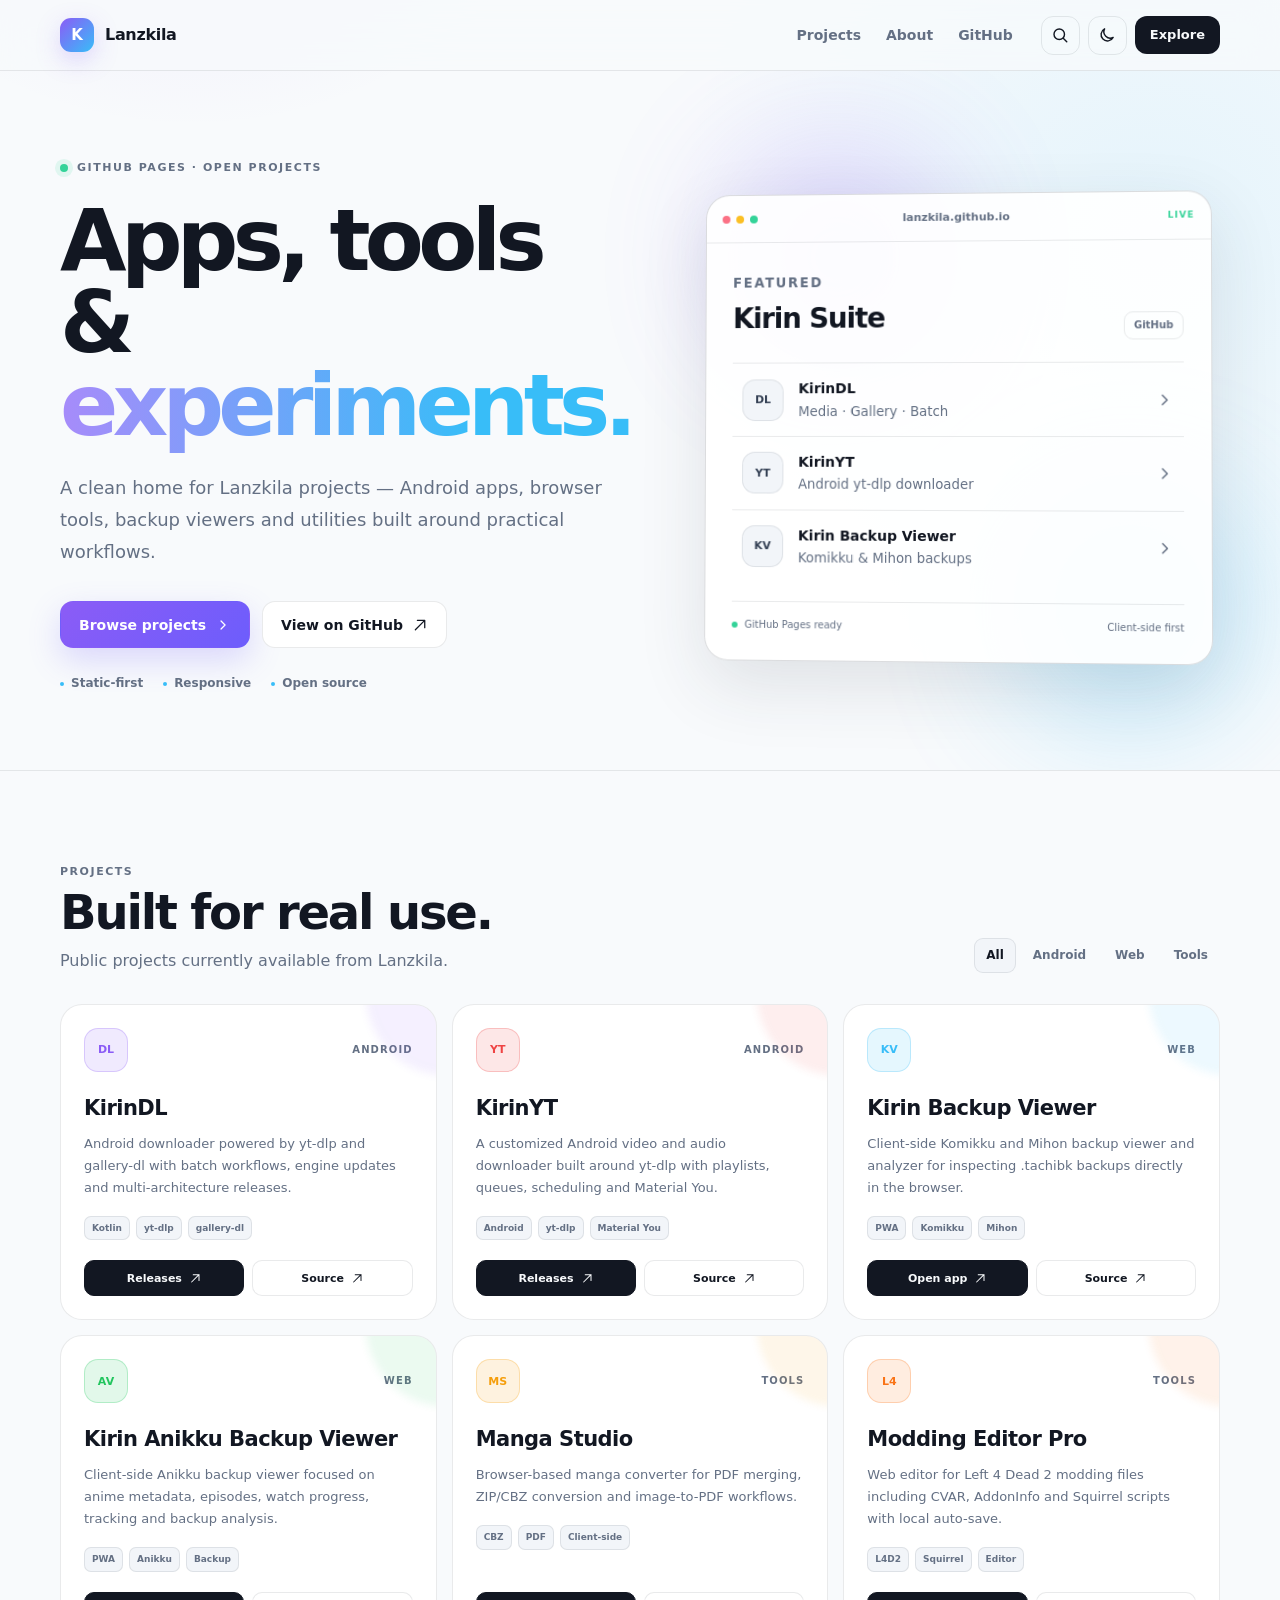
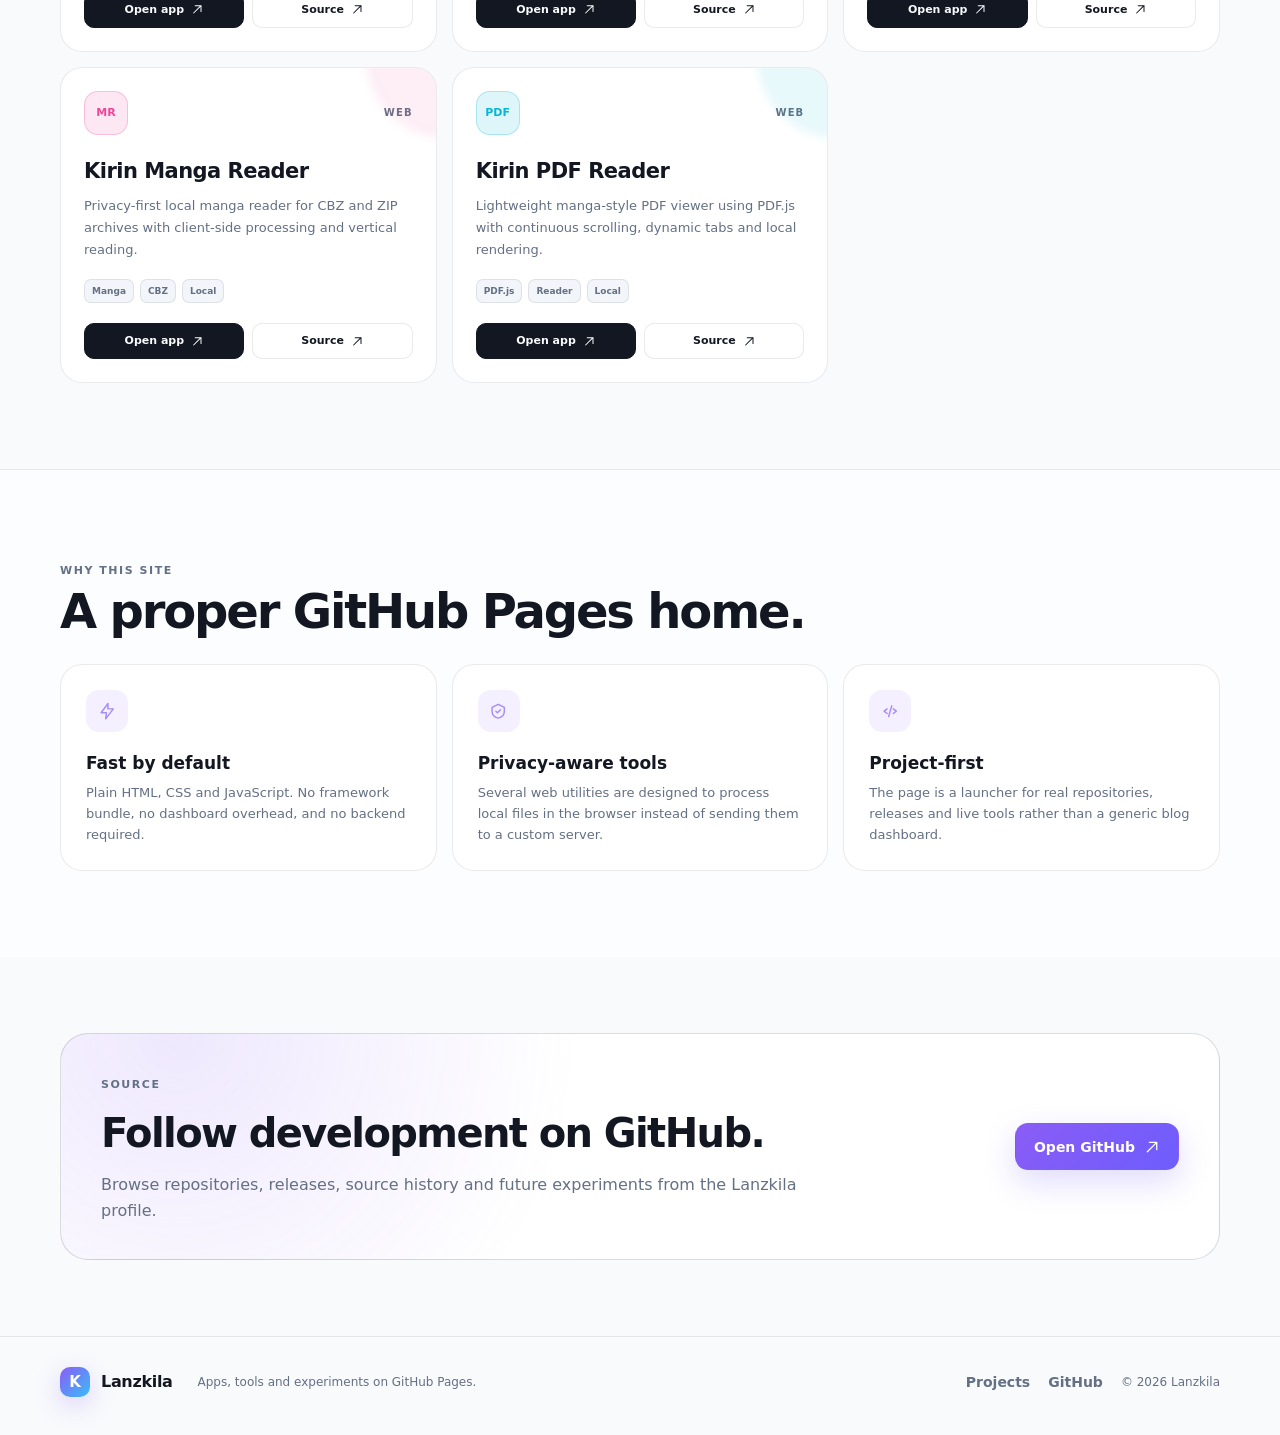
<file: index.html>
<!doctype html>
<html lang="en" data-theme="dark">
<head>
  <meta charset="utf-8">
  <meta name="viewport" content="width=device-width,initial-scale=1,viewport-fit=cover">
  <meta name="theme-color" content="#0b0d12">
  <meta name="description" content="Lanzkila Projects — Android apps, web tools, backup viewers and open-source experiments.">
  <meta property="og:title" content="Lanzkila Projects">
  <meta property="og:description" content="Apps, tools and experiments built and maintained by Lanzkila.">
  <meta property="og:type" content="website">
  <meta property="og:url" content="https://lanzkila.github.io/">
  <meta name="twitter:card" content="summary">
  <title>Lanzkila Projects</title>
  <link rel="icon" href="favicon.svg" type="image/svg+xml">
  <link rel="stylesheet" href="style.css">
</head>
<body>
  <a class="skip-link" href="#main">Skip to content</a>

  <header class="site-header">
    <div class="shell nav-shell">
      <a class="brand" href="#top" aria-label="Lanzkila home">
        <span class="brand-mark" aria-hidden="true">K</span>
        <span>Lanzkila</span>
      </a>

      <nav class="desktop-nav" aria-label="Primary navigation">
        <a href="#projects">Projects</a>
        <a href="#about">About</a>
        <a href="https://github.com/Lanzkila" target="_blank" rel="noreferrer">GitHub</a>
      </nav>

      <div class="nav-actions">
        <button class="icon-button" id="searchToggle" type="button" aria-label="Search projects" title="Search projects">
          <svg viewBox="0 0 24 24" aria-hidden="true"><path d="m21 21-4.35-4.35m1.35-5.65a7 7 0 1 1-14 0 7 7 0 0 1 14 0Z"/></svg>
        </button>
        <button class="icon-button" id="themeToggle" type="button" aria-label="Toggle theme" title="Toggle theme">
          <svg class="sun-icon" viewBox="0 0 24 24" aria-hidden="true"><path d="M12 3v2m0 14v2M3 12h2m14 0h2M5.64 5.64l1.42 1.42m9.88 9.88 1.42 1.42m0-12.72-1.42 1.42M7.06 16.94l-1.42 1.42"/><circle cx="12" cy="12" r="4"/></svg>
          <svg class="moon-icon" viewBox="0 0 24 24" aria-hidden="true"><path d="M20.2 15.2A8.5 8.5 0 0 1 8.8 3.8 8.5 8.5 0 1 0 20.2 15.2Z"/></svg>
        </button>
        <a class="nav-cta" href="#projects">Explore</a>
      </div>
    </div>

    <div class="search-strip" id="searchStrip" hidden>
      <div class="shell">
        <label for="projectSearch">Search projects</label>
        <div class="search-box">
          <svg viewBox="0 0 24 24" aria-hidden="true"><path d="m21 21-4.35-4.35m1.35-5.65a7 7 0 1 1-14 0 7 7 0 0 1 14 0Z"/></svg>
          <input id="projectSearch" type="search" autocomplete="off" placeholder="KirinDL, manga, backup viewer...">
          <kbd>Esc</kbd>
        </div>
      </div>
    </div>
  </header>

  <main id="main">
    <section class="hero" id="top">
      <div class="shell hero-grid">
        <div class="hero-copy">
          <div class="eyebrow"><span class="pulse"></span> GitHub Pages · Open projects</div>
          <h1>Apps, tools &amp;<br><span>experiments.</span></h1>
          <p>A clean home for Lanzkila projects — Android apps, browser tools, backup viewers and utilities built around practical workflows.</p>

          <div class="hero-actions">
            <a class="button primary" href="#projects">
              Browse projects
              <svg viewBox="0 0 24 24" aria-hidden="true"><path d="m9 18 6-6-6-6"/></svg>
            </a>
            <a class="button secondary" href="https://github.com/Lanzkila" target="_blank" rel="noreferrer">
              View on GitHub
              <svg viewBox="0 0 24 24" aria-hidden="true"><path d="M8 5h11v11M19 5 5 19"/></svg>
            </a>
          </div>

          <div class="hero-meta" aria-label="Site highlights">
            <span>Static-first</span>
            <span>Responsive</span>
            <span>Open source</span>
          </div>
        </div>

        <div class="hero-visual" aria-label="Featured projects preview">
          <div class="glow glow-a"></div>
          <div class="glow glow-b"></div>
          <div class="preview-window">
            <div class="preview-topbar">
              <div class="traffic"><i></i><i></i><i></i></div>
              <span>lanzkila.github.io</span>
              <span class="preview-status">LIVE</span>
            </div>
            <div class="preview-body">
              <div class="preview-heading">
                <div>
                  <small>FEATURED</small>
                  <h2>Kirin Suite</h2>
                </div>
                <span class="preview-badge">GitHub</span>
              </div>

              <a class="preview-project" href="https://github.com/Lanzkila/KirinDL" target="_blank" rel="noreferrer">
                <span class="project-glyph">DL</span>
                <span><strong>KirinDL</strong><small>Media · Gallery · Batch</small></span>
                <svg viewBox="0 0 24 24" aria-hidden="true"><path d="m9 18 6-6-6-6"/></svg>
              </a>
              <a class="preview-project" href="https://github.com/Lanzkila/KirinYT" target="_blank" rel="noreferrer">
                <span class="project-glyph">YT</span>
                <span><strong>KirinYT</strong><small>Android yt-dlp downloader</small></span>
                <svg viewBox="0 0 24 24" aria-hidden="true"><path d="m9 18 6-6-6-6"/></svg>
              </a>
              <a class="preview-project" href="https://lanzkila.github.io/Komikku-Viewers/" target="_blank" rel="noreferrer">
                <span class="project-glyph">KV</span>
                <span><strong>Kirin Backup Viewer</strong><small>Komikku &amp; Mihon backups</small></span>
                <svg viewBox="0 0 24 24" aria-hidden="true"><path d="m9 18 6-6-6-6"/></svg>
              </a>

              <div class="preview-footer">
                <span><i></i> GitHub Pages ready</span>
                <span>Client-side first</span>
              </div>
            </div>
          </div>
        </div>
      </div>
    </section>

    <section class="projects section" id="projects">
      <div class="shell">
        <div class="section-head">
          <div>
            <span class="section-kicker">Projects</span>
            <h2>Built for real use.</h2>
            <p>Public projects currently available from Lanzkila.</p>
          </div>
          <div class="filter-tabs" id="filterTabs" aria-label="Project categories"></div>
        </div>

        <div class="project-grid" id="projectGrid" aria-live="polite"></div>
        <p class="empty-state" id="emptyState" hidden>No projects match your search.</p>
      </div>
    </section>

    <section class="about section" id="about">
      <div class="shell">
        <div class="section-head compact">
          <div>
            <span class="section-kicker">Why this site</span>
            <h2>A proper GitHub Pages home.</h2>
          </div>
        </div>

        <div class="feature-grid">
          <article class="feature-card">
            <span class="feature-icon">
              <svg viewBox="0 0 24 24" aria-hidden="true"><path d="m13 2-9 12h7l-1 8 10-13h-7V2Z"/></svg>
            </span>
            <h3>Fast by default</h3>
            <p>Plain HTML, CSS and JavaScript. No framework bundle, no dashboard overhead, and no backend required.</p>
          </article>
          <article class="feature-card">
            <span class="feature-icon">
              <svg viewBox="0 0 24 24" aria-hidden="true"><path d="M12 3 4 7v5c0 5 3.4 8 8 9 4.6-1 8-4 8-9V7l-8-4Z"/><path d="m9 12 2 2 4-4"/></svg>
            </span>
            <h3>Privacy-aware tools</h3>
            <p>Several web utilities are designed to process local files in the browser instead of sending them to a custom server.</p>
          </article>
          <article class="feature-card">
            <span class="feature-icon">
              <svg viewBox="0 0 24 24" aria-hidden="true"><path d="M8 9 4 12l4 3m8-6 4 3-4 3M14 5l-4 14"/></svg>
            </span>
            <h3>Project-first</h3>
            <p>The page is a launcher for real repositories, releases and live tools rather than a generic blog dashboard.</p>
          </article>
        </div>
      </div>
    </section>

    <section class="cta-section">
      <div class="shell">
        <div class="cta-card">
          <div>
            <span class="section-kicker">Source</span>
            <h2>Follow development on GitHub.</h2>
            <p>Browse repositories, releases, source history and future experiments from the Lanzkila profile.</p>
          </div>
          <a class="button primary" href="https://github.com/Lanzkila" target="_blank" rel="noreferrer">
            Open GitHub
            <svg viewBox="0 0 24 24" aria-hidden="true"><path d="M8 5h11v11M19 5 5 19"/></svg>
          </a>
        </div>
      </div>
    </section>
  </main>

  <footer class="site-footer">
    <div class="shell footer-inner">
      <a class="brand footer-brand" href="#top">
        <span class="brand-mark" aria-hidden="true">K</span>
        <span>Lanzkila</span>
      </a>
      <p>Apps, tools and experiments on GitHub Pages.</p>
      <div class="footer-links">
        <a href="#projects">Projects</a>
        <a href="https://github.com/Lanzkila" target="_blank" rel="noreferrer">GitHub</a>
        <span>© <span id="year"></span> Lanzkila</span>
      </div>
    </div>
  </footer>

  <script src="data.js"></script>
  <script src="script.js"></script>
</body>
</html>
</file>
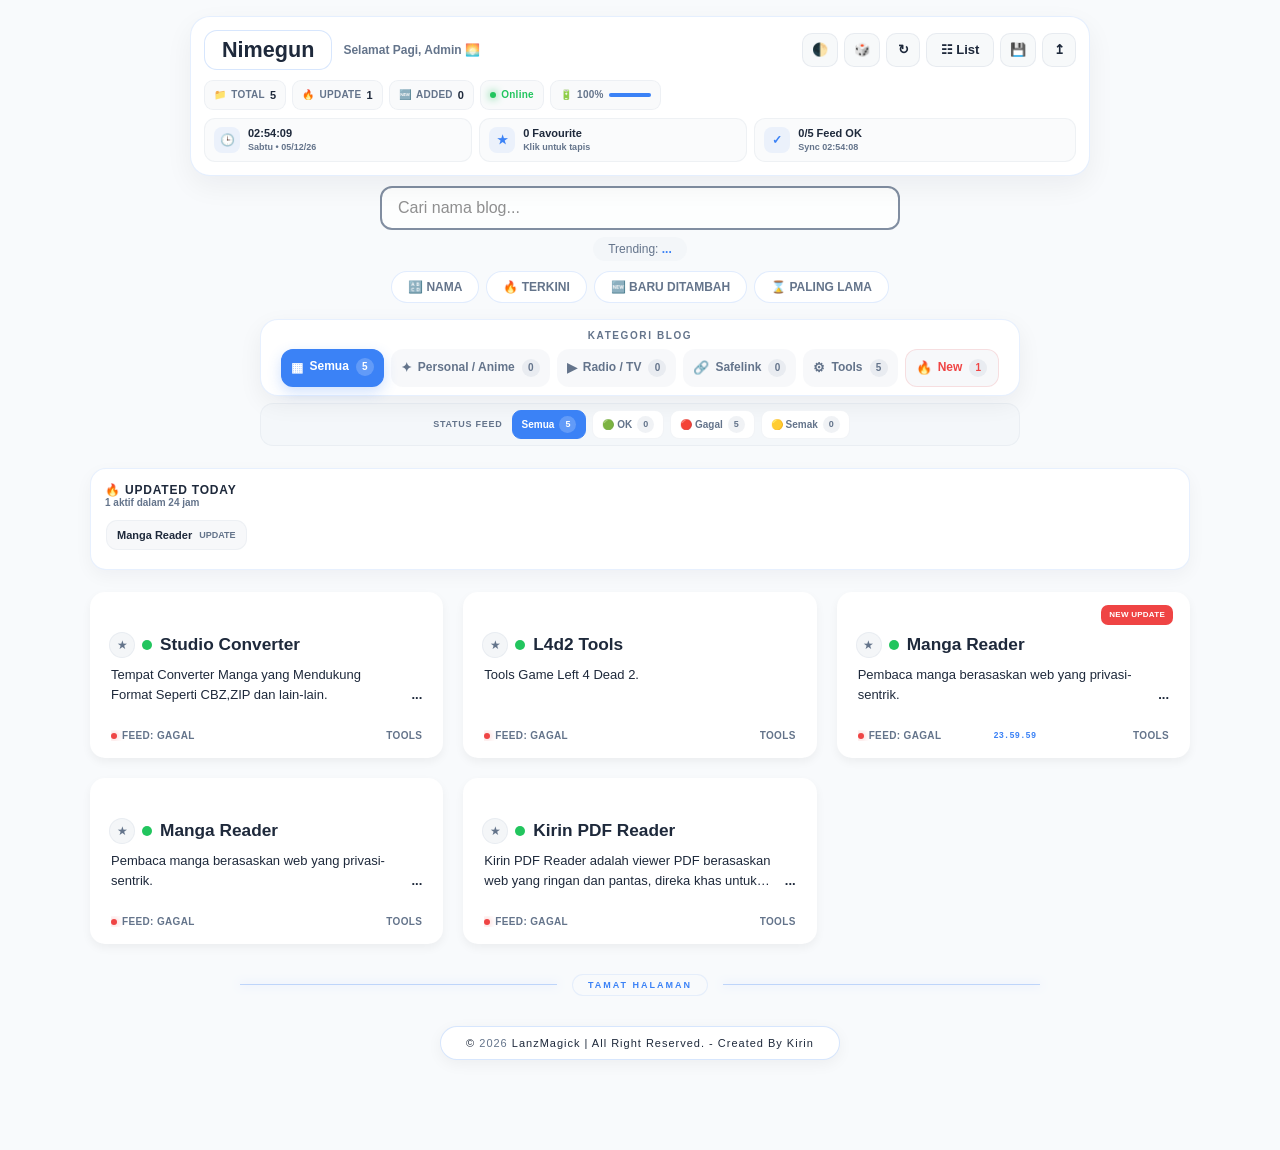
<file: backup/pre-project-site-2026-10-05/index.html>
<!DOCTYPE html>
<html lang="ms">
<head>
  <meta charset="UTF-8">
  <meta name="viewport" content="width=device-width, initial-scale=1">
  <meta name="theme-color" content="#f8fafc">
  <title>Lanzkila</title>
  <link rel="stylesheet" href="style.css">
</head>
<body data-theme="light">
<div class="progress-container"><div class="progress-bar" id="myBar"></div></div>
<div id="notifBubble">🔔 Berjaya Dimuatkan!</div>

<header class="dashboard-header">
  <div class="dashboard-shell">
    <div class="dashboard-top">
      <div class="dashboard-brand">
        <h1>Nimegun</h1>
        <span class="admin-welcome" id="greetText">Sistem Dimuatkan...</span>
      </div>

      <div class="header-actions" aria-label="Tindakan pantas">
        <button class="header-action" type="button" onclick="toggleTheme()" title="Tukar tema">🌓</button>
        <button class="header-action" type="button" onclick="randomBlog()" title="Surprise Blog">🎲</button>
        <button class="header-action" id="refreshFeedBtn" type="button" onclick="v17RefreshFeeds()" title="Semak update sekarang"><span class="refresh-icon">↻</span></button>
        <button class="header-action header-view-btn" id="viewToggleBtn" type="button" onclick="v17ToggleView()" title="Tukar paparan">☷ List</button>
        <button class="header-action" type="button" onclick="v175ExportSettings()" title="Backup settings">💾</button>
        <button class="header-action" type="button" onclick="v175ChooseImport()" title="Restore settings">↥</button>
      </div>
    </div>

    <div class="dashboard-stats">
      <div class="dash-stat"><span class="dash-stat-icon">📁</span><span>Total</span><b id="vCount">0</b></div>
      <button class="dash-stat dash-stat-button" type="button" onclick="v172OpenNewFilter()" title="Tunjuk semua blog yang masih New">
        <span class="dash-stat-icon">🔥</span><span>Update</span><b id="oCount">0</b>
      </button>
      <div class="dash-stat"><span class="dash-stat-icon">🆕</span><span>Added</span><b id="aCount">0</b></div>
      <div class="dash-stat dash-status"><span class="dot-net" id="netDot"></span><span id="netText">Online</span></div>
      <div class="dash-stat dash-battery" title="Bateri peranti">
        <span>🔋</span><span id="batPercent">--%</span>
        <span class="battery-meter"><span id="batLevel"></span></span>
      </div>
    </div>

    <div class="dashboard-addons">
      <div class="header-addon">
        <span class="addon-icon">🕒</span>
        <span class="addon-copy"><b id="headerClock">--:--:--</b><small id="headerDate">Memuatkan tarikh...</small></span>
      </div>
      <button class="header-addon header-addon-btn" id="headerFavAddon" type="button" onclick="v172FilterFavorites()" title="Tunjuk blog Favourite">
        <span class="addon-icon">★</span>
        <span class="addon-copy"><b><span id="headerFavCount">0</span> Favourite</b><small>Klik untuk tapis</small></span>
      </button>
      <button class="header-addon header-addon-btn" id="headerFeedAddon" type="button" onclick="v17RefreshFeeds()" title="Klik untuk semak feed sekarang">
        <span class="addon-icon">✓</span>
        <span class="addon-copy"><b><span id="headerFeedOkCount">0</span>/<span id="headerFeedTotalCount">0</span> Feed OK</b><small id="headerLastSync">Belum semak</small></span>
      </button>
    </div>
  </div>
</header>

<nav class="controls">
  <input id="searchBar" onkeyup="searchFunction()" placeholder="Cari nama blog..." type="text">
  <div id="trendingBox" onclick="quickSearch()">Trending: <b id="trendWord">...</b></div>
  <div class="sort-group">
  <button class="sort-btn" onclick='sortGrid("name")'>🔠 Nama</button>
  <button class="sort-btn" onclick='sortGrid("update")'>🔥 Terkini</button>
</div>
  <div class="category-menu">
    <span class="category-title">Kategori Blog</span>
    <div class="filter-group">
      <button class="filter-btn active" onclick='filterBlog("all")'><span class="filter-icon">▦</span><span>Semua</span></button>
      <button class="filter-btn" onclick='filterBlog("cat1")'><span class="filter-icon">✦</span><span>Personal / Anime</span></button>
      <button class="filter-btn" onclick='filterBlog("cat2")'><span class="filter-icon">▶</span><span>Radio / TV</span></button>
      <button class="filter-btn" onclick='filterBlog("cat3")'><span class="filter-icon">🔗</span><span>Safelink</span></button>
      <button class="filter-btn" onclick='filterBlog("cat4")'><span class="filter-icon">⚙</span><span>Tools</span></button>
    </div>
  </div>
</nav>

<div class="container">
  <div class="grid-container" id="blogGrid">
    
    <!-- Block cards are rendered from data.js by script.js --></div>     
  </div>
<button class="scroll-top-btn" id="scrollTopBtn" type="button" onclick="scrollToTop()" title="Ke Atas" aria-label="Ke Atas">
  <span aria-hidden="true">↑</span>
</button>

  <div class="hub-divider"><span>Tamat Halaman</span></div>
  
<footer>
  <div class="inner-box">
    © <span id="year"></span> LanzMagick | All Right Reserved. - Created By Kirin
  </div>
</footer>
  
<div id="customMenu">
  <div class="menu-opt" onclick="openCurrent()">🌍 Buka Blog</div>
  <div class="menu-opt" onclick="copyCurrent()">📋 Salin Pautan</div>
</div>
  
<div id="linkLock">
  <h3>🔒 PAUTAN DIKUNCI</h3>
  <p style="font-size:11px; color:var(--sub); margin:0;">Sila masukkan kunci akses v13.</p>
  
  <input id="lockKey" placeholder="••••••" type="password">
  
  <div class="lock-btns">
    <button id="btnUnlock" type="button">BUKA SEKARANG</button>
    <button class="btn-cancel" onclick="closeLock()" type="button">BATAL AKSES</button>
  </div>
</div>
  



<div id="descPopup" class="desc-popup" aria-hidden="true">
  <div class="desc-popup-arrow"></div>
  <div class="desc-popup-text" id="descPopupText"></div>
</div>


  <script src="data.js"></script>
  <script src="script.js"></script>
</body>
</html>
</file>
<file: style.css>
:root {
  --bg: #0b0d12;
  --surface: #11141b;
  --surface-2: #171b24;
  --card: rgba(19, 23, 31, .82);
  --text: #f4f7fb;
  --muted: #9aa4b2;
  --soft: #c5ccd6;
  --line: rgba(255,255,255,.09);
  --line-strong: rgba(255,255,255,.14);
  --accent: #8b5cf6;
  --accent-2: #38bdf8;
  --accent-soft: rgba(139,92,246,.14);
  --shadow: 0 24px 80px rgba(0,0,0,.35);
  --radius: 22px;
  --shell: 1160px;
}
html[data-theme="light"] {
  --bg: #f8fafc;
  --surface: #ffffff;
  --surface-2: #f2f5f9;
  --card: rgba(255,255,255,.9);
  --text: #121722;
  --muted: #647084;
  --soft: #344054;
  --line: rgba(18,23,34,.09);
  --line-strong: rgba(18,23,34,.15);
  --accent-soft: rgba(139,92,246,.09);
  --shadow: 0 24px 70px rgba(40,48,65,.12);
}
* { box-sizing: border-box; }
html { scroll-behavior: smooth; }
body {
  margin: 0;
  background:
    radial-gradient(circle at 15% -10%, rgba(139,92,246,.14), transparent 27rem),
    radial-gradient(circle at 90% 8%, rgba(56,189,248,.1), transparent 30rem),
    var(--bg);
  color: var(--text);
  font-family: Inter, ui-sans-serif, system-ui, -apple-system, BlinkMacSystemFont, "Segoe UI", sans-serif;
  line-height: 1.6;
  min-height: 100vh;
  transition: background .25s ease, color .25s ease;
}
a { color: inherit; }
button, input { font: inherit; }
button { color: inherit; }
svg { width: 1.15em; height: 1.15em; fill: none; stroke: currentColor; stroke-width: 1.9; stroke-linecap: round; stroke-linejoin: round; }
.shell { width: min(calc(100% - 40px), var(--shell)); margin-inline: auto; }
.skip-link { position: fixed; left: 16px; top: -70px; z-index: 9999; background: var(--text); color: var(--bg); padding: 10px 14px; border-radius: 10px; }
.skip-link:focus { top: 16px; }

.site-header { position: sticky; top: 0; z-index: 100; background: color-mix(in srgb, var(--bg) 78%, transparent); backdrop-filter: blur(18px) saturate(140%); border-bottom: 1px solid var(--line); }
.nav-shell { height: 70px; display: flex; align-items: center; gap: 28px; }
.brand { display: inline-flex; align-items: center; gap: 11px; text-decoration: none; font-weight: 800; letter-spacing: -.02em; }
.brand-mark { width: 34px; height: 34px; border-radius: 11px; display: grid; place-items: center; color: white; font-size: 15px; font-weight: 900; background: linear-gradient(135deg, var(--accent), var(--accent-2)); box-shadow: 0 8px 24px rgba(139,92,246,.25); }
.desktop-nav { display: flex; gap: 25px; margin-left: auto; }
.desktop-nav a, .footer-links a { color: var(--muted); text-decoration: none; font-size: 14px; font-weight: 650; transition: color .2s ease; }
.desktop-nav a:hover, .footer-links a:hover { color: var(--text); }
.nav-actions { display: flex; align-items: center; gap: 8px; }
.icon-button { width: 39px; height: 39px; border: 1px solid var(--line); background: transparent; border-radius: 12px; display: grid; place-items: center; cursor: pointer; transition: .2s ease; }
.icon-button:hover { background: var(--surface-2); border-color: var(--line-strong); transform: translateY(-1px); }
.icon-button svg { width: 18px; height: 18px; }
.moon-icon { display: none; }
html[data-theme="light"] .sun-icon { display: none; }
html[data-theme="light"] .moon-icon { display: block; }
.nav-cta { text-decoration: none; font-size: 13px; font-weight: 800; padding: 9px 15px; border-radius: 12px; background: var(--text); color: var(--bg); }
.search-strip { border-top: 1px solid var(--line); padding: 16px 0 19px; background: var(--bg); }
.search-strip label { display: block; font-size: 12px; font-weight: 800; color: var(--muted); margin-bottom: 7px; }
.search-box { display: flex; align-items: center; gap: 10px; border: 1px solid var(--line-strong); background: var(--surface); border-radius: 14px; padding: 0 13px; }
.search-box svg { width: 18px; flex: 0 0 auto; color: var(--muted); }
.search-box input { width: 100%; border: 0; outline: 0; background: transparent; color: var(--text); padding: 12px 0; }
.search-box kbd { border: 1px solid var(--line); background: var(--surface-2); color: var(--muted); padding: 2px 7px; border-radius: 7px; font-size: 11px; }

.hero { padding: 88px 0 76px; overflow: hidden; }
.hero-grid { display: grid; grid-template-columns: 1.02fr .98fr; gap: 70px; align-items: center; }
.eyebrow, .section-kicker { color: var(--muted); text-transform: uppercase; letter-spacing: .14em; font-size: 11px; font-weight: 850; }
.eyebrow { display: flex; align-items: center; gap: 9px; margin-bottom: 22px; }
.pulse { width: 8px; height: 8px; border-radius: 999px; background: #34d399; box-shadow: 0 0 0 5px rgba(52,211,153,.12); }
.hero h1 { margin: 0; max-width: 720px; font-size: clamp(52px, 7vw, 86px); line-height: .96; letter-spacing: -.066em; font-weight: 860; }
.hero h1 span { background: linear-gradient(90deg, #a78bfa, #38bdf8 72%); color: transparent; background-clip: text; -webkit-background-clip: text; }
.hero-copy > p { margin: 26px 0 0; max-width: 630px; color: var(--muted); font-size: 18px; line-height: 1.78; }
.hero-actions { display: flex; gap: 12px; flex-wrap: wrap; margin-top: 33px; }
.button { min-height: 47px; padding: 0 18px; border-radius: 13px; text-decoration: none; display: inline-flex; align-items: center; justify-content: center; gap: 9px; font-size: 14px; font-weight: 800; border: 1px solid var(--line); transition: transform .2s ease, border-color .2s ease, background .2s ease; }
.button:hover { transform: translateY(-2px); }
.button.primary { background: linear-gradient(135deg, var(--accent), #6d5dfc); color: white; border-color: transparent; box-shadow: 0 12px 32px rgba(109,93,252,.22); }
.button.secondary { background: var(--surface); color: var(--text); }
.button.secondary:hover { border-color: var(--line-strong); background: var(--surface-2); }
.hero-meta { display: flex; flex-wrap: wrap; gap: 20px; margin-top: 26px; color: var(--muted); font-size: 12px; font-weight: 700; }
.hero-meta span { display: inline-flex; align-items: center; gap: 7px; }
.hero-meta span::before { content: ""; width: 4px; height: 4px; border-radius: 99px; background: var(--accent-2); }

.hero-visual { position: relative; min-width: 0; }
.glow { position: absolute; filter: blur(70px); opacity: .28; pointer-events: none; border-radius: 999px; }
.glow-a { width: 210px; height: 210px; background: var(--accent); top: -40px; left: 6%; }
.glow-b { width: 240px; height: 240px; background: var(--accent-2); right: -40px; bottom: -70px; }
.preview-window { position: relative; border: 1px solid var(--line-strong); border-radius: 24px; overflow: hidden; background: color-mix(in srgb, var(--surface) 91%, transparent); box-shadow: var(--shadow); transform: perspective(1200px) rotateY(-3deg) rotateX(1deg); }
.preview-topbar { height: 48px; border-bottom: 1px solid var(--line); display: grid; grid-template-columns: 1fr auto 1fr; align-items: center; padding: 0 16px; color: var(--muted); font-size: 11px; font-weight: 700; }
.traffic { display: flex; gap: 6px; }
.traffic i { width: 8px; height: 8px; border-radius: 50%; background: var(--line-strong); }
.traffic i:first-child { background: #fb7185; }
.traffic i:nth-child(2) { background: #fbbf24; }
.traffic i:nth-child(3) { background: #34d399; }
.preview-status { justify-self: end; color: #34d399; font-size: 9px; letter-spacing: .12em; }
.preview-body { padding: 27px; }
.preview-heading { display: flex; justify-content: space-between; gap: 16px; align-items: end; margin-bottom: 22px; }
.preview-heading small { color: var(--muted); font-weight: 850; letter-spacing: .13em; }
.preview-heading h2 { margin: 2px 0 0; font-size: 28px; letter-spacing: -.04em; }
.preview-badge { border: 1px solid var(--line); color: var(--muted); padding: 5px 9px; border-radius: 9px; font-size: 10px; font-weight: 800; }
.preview-project { display: grid; grid-template-columns: 44px 1fr auto; align-items: center; gap: 13px; text-decoration: none; color: var(--text); padding: 14px 10px; border-top: 1px solid var(--line); transition: background .2s ease, transform .2s ease; }
.preview-project:hover { background: var(--accent-soft); transform: translateX(3px); }
.project-glyph { width: 42px; height: 42px; border-radius: 13px; display: grid; place-items: center; background: var(--surface-2); border: 1px solid var(--line); color: var(--soft); font-size: 11px; font-weight: 900; }
.preview-project strong { display: block; font-size: 14px; }
.preview-project small { display: block; color: var(--muted); margin-top: 1px; }
.preview-project > svg { color: var(--muted); }
.preview-footer { display: flex; justify-content: space-between; gap: 14px; color: var(--muted); font-size: 10px; margin-top: 18px; padding-top: 15px; border-top: 1px solid var(--line); }
.preview-footer span:first-child { display: flex; gap: 7px; align-items: center; }
.preview-footer i { width: 6px; height: 6px; border-radius: 50%; background: #34d399; }

.section { padding: 86px 0; }
.projects { border-top: 1px solid var(--line); }
.section-head { display: flex; justify-content: space-between; gap: 30px; align-items: end; margin-bottom: 31px; }
.section-head.compact { margin-bottom: 27px; }
.section-head h2 { margin: 5px 0 0; font-size: clamp(32px, 5vw, 48px); line-height: 1.05; letter-spacing: -.045em; }
.section-head p { margin: 10px 0 0; color: var(--muted); }
.filter-tabs { display: flex; gap: 5px; flex-wrap: wrap; justify-content: flex-end; }
.filter-tab { border: 1px solid transparent; color: var(--muted); background: transparent; cursor: pointer; padding: 7px 11px; border-radius: 9px; font-size: 12px; font-weight: 800; }
.filter-tab:hover { color: var(--text); }
.filter-tab.active { color: var(--text); background: var(--surface-2); border-color: var(--line); }

.project-grid { display: grid; grid-template-columns: repeat(3, minmax(0, 1fr)); gap: 15px; }
.project-card { min-height: 292px; padding: 23px; border-radius: var(--radius); border: 1px solid var(--line); background: var(--card); display: flex; flex-direction: column; position: relative; overflow: hidden; transition: transform .22s ease, border-color .22s ease, box-shadow .22s ease; }
.project-card::after { content: ""; position: absolute; width: 160px; height: 160px; right: -90px; top: -90px; border-radius: 50%; background: var(--project-color, var(--accent)); opacity: .09; filter: blur(4px); }
.project-card:hover { transform: translateY(-4px); border-color: var(--line-strong); box-shadow: 0 18px 50px rgba(0,0,0,.12); }
.card-top { display: flex; justify-content: space-between; gap: 12px; align-items: center; }
.card-icon { width: 44px; height: 44px; border-radius: 14px; display: grid; place-items: center; background: color-mix(in srgb, var(--project-color, var(--accent)) 13%, transparent); border: 1px solid color-mix(in srgb, var(--project-color, var(--accent)) 25%, transparent); color: var(--project-color, var(--accent)); font-weight: 900; font-size: 11px; }
.card-type { color: var(--muted); font-size: 10px; font-weight: 850; text-transform: uppercase; letter-spacing: .11em; }
.project-card h3 { margin: 20px 0 7px; font-size: 21px; letter-spacing: -.025em; }
.project-card p { margin: 0; color: var(--muted); font-size: 13px; line-height: 1.7; }
.tag-row { display: flex; gap: 6px; flex-wrap: wrap; margin: 17px 0 0; }
.tag { color: var(--muted); background: var(--surface-2); border: 1px solid var(--line); padding: 4px 7px; border-radius: 7px; font-size: 9px; font-weight: 750; }
.card-links { display: flex; gap: 8px; margin-top: auto; padding-top: 20px; }
.card-link { flex: 1; min-height: 36px; display: inline-flex; align-items: center; justify-content: center; gap: 7px; border-radius: 10px; text-decoration: none; font-size: 11px; font-weight: 850; border: 1px solid var(--line); background: var(--surface); transition: .2s ease; }
.card-link:hover { background: var(--surface-2); border-color: var(--line-strong); }
.card-link.primary-link { background: var(--text); color: var(--bg); border-color: var(--text); }
.empty-state { color: var(--muted); text-align: center; padding: 50px 0; }

.about { border-top: 1px solid var(--line); background: color-mix(in srgb, var(--surface) 45%, transparent); }
.feature-grid { display: grid; grid-template-columns: repeat(3, minmax(0, 1fr)); gap: 15px; }
.feature-card { border: 1px solid var(--line); border-radius: var(--radius); padding: 25px; background: var(--card); }
.feature-icon { width: 42px; height: 42px; border-radius: 13px; display: grid; place-items: center; background: var(--accent-soft); color: #a78bfa; }
.feature-card h3 { margin: 18px 0 6px; font-size: 17px; }
.feature-card p { margin: 0; color: var(--muted); font-size: 13px; }

.cta-section { padding: 76px 0; }
.cta-card { border: 1px solid var(--line-strong); border-radius: 28px; padding: 36px 40px; display: flex; justify-content: space-between; align-items: center; gap: 30px; background: radial-gradient(circle at 10% 0%, rgba(139,92,246,.14), transparent 25rem), var(--surface); }
.cta-card h2 { margin: 5px 0 7px; font-size: clamp(28px, 4vw, 40px); letter-spacing: -.04em; }
.cta-card p { margin: 0; color: var(--muted); max-width: 700px; }

.site-footer { border-top: 1px solid var(--line); padding: 30px 0 38px; }
.footer-inner { display: grid; grid-template-columns: auto 1fr auto; gap: 25px; align-items: center; }
.footer-brand .brand-mark { width: 30px; height: 30px; border-radius: 10px; }
.footer-inner p { color: var(--muted); margin: 0; font-size: 12px; }
.footer-links { display: flex; gap: 18px; align-items: center; color: var(--muted); font-size: 12px; }

@media (max-width: 920px) {
  .hero { padding-top: 64px; }
  .hero-grid { grid-template-columns: 1fr; gap: 50px; }
  .hero-copy { max-width: 760px; }
  .hero-visual { max-width: 690px; }
  .preview-window { transform: none; }
  .project-grid { grid-template-columns: repeat(2, minmax(0, 1fr)); }
  .section-head { align-items: start; flex-direction: column; }
  .filter-tabs { justify-content: flex-start; }
}
@media (max-width: 700px) {
  .shell { width: min(calc(100% - 28px), var(--shell)); }
  .nav-shell { height: 64px; gap: 12px; }
  .desktop-nav { display: none; }
  .nav-actions { margin-left: auto; }
  .nav-cta { display: none; }
  .hero { padding: 50px 0 60px; }
  .hero h1 { font-size: clamp(46px, 15vw, 68px); }
  .hero-copy > p { font-size: 16px; }
  .hero-actions .button { flex: 1 1 160px; }
  .preview-body { padding: 20px; }
  .preview-project { grid-template-columns: 40px 1fr auto; padding-inline: 5px; }
  .project-grid, .feature-grid { grid-template-columns: 1fr; }
  .project-card { min-height: 265px; }
  .section { padding: 66px 0; }
  .cta-section { padding: 58px 0; }
  .cta-card { padding: 28px 24px; flex-direction: column; align-items: flex-start; }
  .cta-card .button { width: 100%; }
  .footer-inner { grid-template-columns: 1fr; gap: 14px; }
  .footer-links { flex-wrap: wrap; }
}
@media (max-width: 420px) {
  .brand > span:last-child { display: none; }
  .hero-meta { gap: 12px; }
  .preview-footer { flex-direction: column; gap: 5px; }
}
@media (prefers-reduced-motion: reduce) {
  html { scroll-behavior: auto; }
  *, *::before, *::after { transition-duration: .01ms !important; animation-duration: .01ms !important; animation-iteration-count: 1 !important; }
}

/* =========================================================
   MOBILE POLISH — phone-first layout
   ========================================================= */
body {
  overflow-x: hidden;
  -webkit-tap-highlight-color: transparent;
}

#projects,
#about,
#top {
  scroll-margin-top: 76px;
}

.site-header {
  padding-top: env(safe-area-inset-top, 0px);
}

.site-footer {
  padding-bottom: calc(38px + env(safe-area-inset-bottom, 0px));
}

@media (hover: none), (pointer: coarse) {
  .icon-button,
  .filter-tab,
  .card-link,
  .button {
    min-height: 44px;
  }

  .button:hover,
  .project-card:hover,
  .preview-project:hover,
  .icon-button:hover {
    transform: none;
  }
}

@media (max-width: 700px) {
  :root {
    --radius: 18px;
  }

  .shell {
    width: min(calc(100% - 24px), var(--shell));
  }

  .nav-shell {
    height: 58px;
    gap: 8px;
  }

  .brand {
    gap: 9px;
    min-width: 0;
  }

  .brand-mark {
    width: 32px;
    height: 32px;
    border-radius: 10px;
  }

  .brand > span:last-child {
    font-size: 14px;
  }

  .nav-actions {
    gap: 6px;
  }

  .icon-button {
    width: 40px;
    height: 40px;
    border-radius: 11px;
    flex: 0 0 40px;
  }

  .search-strip {
    padding: 12px 0 14px;
  }

  .search-strip label {
    margin-bottom: 6px;
    font-size: 10px;
  }

  .search-box {
    min-height: 46px;
    border-radius: 12px;
    padding-inline: 11px;
  }

  .search-box input {
    min-width: 0;
    font-size: 16px;
    padding: 11px 0;
  }

  .search-box kbd {
    display: none;
  }

  .hero {
    padding: 38px 0 48px;
  }

  .hero-grid {
    gap: 34px;
  }

  .eyebrow {
    margin-bottom: 16px;
    font-size: 9.5px;
    letter-spacing: .11em;
  }

  .hero h1 {
    max-width: 100%;
    font-size: clamp(42px, 13.2vw, 60px);
    line-height: .98;
    letter-spacing: -.055em;
  }

  .hero-copy > p {
    margin-top: 19px;
    font-size: 15px;
    line-height: 1.65;
  }

  .hero-actions {
    display: grid;
    grid-template-columns: 1fr;
    gap: 9px;
    margin-top: 25px;
  }

  .hero-actions .button {
    width: 100%;
    min-height: 48px;
  }

  .hero-meta {
    gap: 10px 16px;
    margin-top: 19px;
    font-size: 10.5px;
  }

  .hero-visual {
    width: 100%;
    max-width: none;
  }

  .glow-a {
    width: 150px;
    height: 150px;
    left: -35px;
    top: 0;
  }

  .glow-b {
    width: 180px;
    height: 180px;
    right: -45px;
    bottom: -35px;
  }

  .preview-window {
    width: 100%;
    border-radius: 18px;
    box-shadow: 0 16px 50px rgba(0,0,0,.24);
  }

  .preview-topbar {
    height: 40px;
    padding: 0 12px;
    font-size: 9px;
  }

  .traffic {
    gap: 4px;
  }

  .traffic i {
    width: 7px;
    height: 7px;
  }

  .preview-body {
    padding: 16px;
  }

  .preview-heading {
    margin-bottom: 12px;
    align-items: center;
  }

  .preview-heading h2 {
    font-size: 22px;
  }

  .preview-heading small,
  .preview-badge {
    font-size: 8px;
  }

  .preview-project {
    grid-template-columns: 38px minmax(0, 1fr) 16px;
    gap: 10px;
    padding: 12px 2px;
  }

  .project-glyph {
    width: 38px;
    height: 38px;
    border-radius: 11px;
    font-size: 10px;
  }

  .preview-project strong,
  .preview-project small {
    overflow: hidden;
    text-overflow: ellipsis;
    white-space: nowrap;
  }

  .preview-project strong {
    font-size: 13px;
  }

  .preview-project small {
    font-size: 10px;
  }

  .preview-footer {
    margin-top: 12px;
    padding-top: 12px;
    font-size: 9px;
  }

  .section {
    padding: 54px 0;
  }

  .section-head {
    gap: 18px;
    margin-bottom: 22px;
  }

  .section-head h2 {
    font-size: clamp(30px, 9vw, 40px);
  }

  .section-head p {
    margin-top: 7px;
    font-size: 13px;
    line-height: 1.6;
  }

  .filter-tabs {
    width: 100%;
    margin-left: 0;
    padding: 0;
    display: grid;
    grid-template-columns: repeat(3, minmax(0, 1fr));
    gap: 7px;
    overflow: visible;
  }

  .filter-tabs::-webkit-scrollbar {
    display: none;
  }

  .filter-tab {
    width: 100%;
    min-width: 0;
    min-height: 40px;
    padding: 8px 7px;
    white-space: nowrap;
    overflow: hidden;
    text-overflow: ellipsis;
    text-align: center;
    border-color: var(--line);
    background: color-mix(in srgb, var(--surface) 70%, transparent);
  }

  .filter-tab.active {
    background: var(--text);
    color: var(--bg);
    border-color: var(--text);
  }

  .project-grid {
    grid-template-columns: 1fr;
    gap: 12px;
  }

  .project-card {
    min-height: 0;
    padding: 18px;
    border-radius: 18px;
  }

  .card-icon {
    width: 40px;
    height: 40px;
    border-radius: 12px;
  }

  .project-card h3 {
    margin-top: 16px;
    font-size: 19px;
  }

  .project-card p {
    font-size: 12.5px;
    line-height: 1.65;
  }

  .tag-row {
    margin-top: 14px;
  }

  .tag {
    font-size: 8.5px;
  }

  .card-links {
    gap: 7px;
    padding-top: 17px;
  }

  .card-link {
    min-height: 43px;
    font-size: 11px;
  }

  .feature-grid {
    gap: 12px;
  }

  .feature-card {
    padding: 19px;
    border-radius: 18px;
  }

  .feature-icon {
    width: 40px;
    height: 40px;
  }

  .feature-card h3 {
    margin-top: 15px;
  }

  .cta-section {
    padding: 48px 0;
  }

  .cta-card {
    padding: 23px 19px;
    border-radius: 20px;
    gap: 22px;
  }

  .cta-card h2 {
    font-size: clamp(27px, 8.5vw, 36px);
    line-height: 1.08;
  }

  .cta-card p {
    font-size: 13px;
    line-height: 1.6;
  }

  .site-footer {
    padding-top: 24px;
  }

  .footer-inner {
    gap: 11px;
  }

  .footer-inner p {
    line-height: 1.55;
  }

  .footer-links {
    gap: 10px 15px;
    font-size: 11px;
  }
}

@media (max-width: 430px) {
  .shell {
    width: min(calc(100% - 20px), var(--shell));
  }

  .nav-shell {
    height: 56px;
  }

  .brand > span:last-child {
    display: inline;
    max-width: 92px;
    overflow: hidden;
    text-overflow: ellipsis;
    white-space: nowrap;
  }

  .hero {
    padding-top: 31px;
  }

  .hero h1 {
    font-size: clamp(40px, 12.7vw, 54px);
  }

  .hero-meta {
    display: grid;
    grid-template-columns: repeat(3, max-content);
    justify-content: start;
    column-gap: 10px;
  }

  .preview-topbar > span:nth-child(2) {
    max-width: 125px;
    overflow: hidden;
    text-overflow: ellipsis;
    white-space: nowrap;
  }

  .card-links {
    display: grid;
    grid-template-columns: 1fr 1fr;
  }

  .footer-brand .brand-mark {
    width: 28px;
    height: 28px;
  }
}

@media (max-width: 360px) {
  .brand > span:last-child {
    display: none;
  }

  .hero h1 {
    font-size: 39px;
  }

  .hero-meta {
    grid-template-columns: 1fr 1fr;
  }

  .preview-badge,
  .preview-footer span:last-child {
    display: none;
  }

  .preview-heading {
    justify-content: flex-start;
  }

  .card-links {
    grid-template-columns: 1fr;
  }
}
</file>
<file: backup/pre-project-site-2026-10-05/style.css>
:root { --bg: #f8fafc; --card: #ffffff; --text: #1e293b; --accent: #3b82f6; --sub: #64748b; }
[data-theme='dark'] { --bg: #0f172a; --card: #1e293b; --text: #f1f5f9; --accent: #60a5fa; --sub: #94a3b8; }
body { background: var(--bg); color: var(--text); font-family: 'Inter', sans-serif; margin: 0; transition: 0.3s; padding-bottom: 50px; }
.progress-container { position: fixed; top: 0; z-index: 2000; width: 100%; height: 4px; background: transparent; }
.progress-bar { height: 4px; background: var(--accent); width: 0%; transition: width 0.1s ease; }

header { padding: 50px 20px 0; text-align: center; background: transparent; border: none; }
header h1 { display: inline-block; background: var(--card); color: var(--text); padding: 12px 30px; border-radius: 50px; font-size: 1.6rem; font-weight: 800; border: 1px solid rgba(59, 130, 246, 0.2); box-shadow: 0 4px 15px rgba(0,0,0,0.05); transition: 0.3s; }
header h1:hover { border-color: var(--accent); box-shadow: 0 0 15px rgba(59, 130, 246, 0.3); transform: translateY(-2px); }

[data-theme='dark'] header h1 { background: #152232; border: 1px solid rgba(61, 187, 238, 0.3); box-shadow: 0 4px 20px rgba(0,0,0,0.5); }
.stats-bar { font-size: 11px; color: var(--sub); margin-top: 15px; font-weight: 600; letter-spacing: 0.5px; text-transform: uppercase; }
#notifBubble { position: fixed; top: 20px; left: -350px; background: var(--accent); color: white; padding: 12px 20px; border-radius: 10px; z-index: 10000; transition: 0.5s; box-shadow: 0 10px 20px rgba(0,0,0,0.1); }
#notifBubble.show { left: 20px; }

.controls { position: relative; background: transparent !important; padding: 10px; z-index: 100; box-shadow: none !important; text-align: center; display: flex; flex-direction: column; align-items: center; }
.filter-btn { background: rgba(159, 173, 189, 0.1); border: 1px solid rgba(59, 130, 246, 0.1); color: var(--sub); cursor: pointer; font-weight: 700; font-size: 11px; padding: 8px 18px; border-radius: 50px; transition: 0.3s; text-transform: uppercase; outline: none; }
.filter-btn.active { background: var(--accent) !important; color: #ffffff !important; border-color: var(--accent); box-shadow: 0 4px 15px rgba(59, 130, 246, 0.4); }
.filter-btn:hover:not(.active) { background: rgba(59, 130, 246, 0.1); color: var(--accent); border-color: var(--accent); }
[data-theme='dark'] .filter-btn:not(.active) { background: rgba(255, 255, 255, 0.05); border-color: rgba(255, 255, 255, 0.1); }

#searchBar { width: 90%; max-width: 400px; box-sizing: border-box; padding: 12px; border-radius: 10px; border: 1px solid #ddd; background: var(--bg); color: var(--text); outline: none; font-size: 16px; }
.filter-group { margin-top: 10px; display: flex; justify-content: center; gap: 10px; flex-wrap: wrap; }
.filter-btn { background: none; border: none; color: var(--sub); cursor: pointer; font-weight: 600; font-size: 13px; padding: 5px 10px; }
.filter-btn.active { color: var(--accent); border-bottom: 2px solid var(--accent); }
.container { max-width: 1100px; margin: 30px auto; padding: 0 20px; }
.grid-container { display: grid; grid-template-columns: repeat(auto-fill, minmax(280px, 1fr)); gap: 20px; }
.blog-card { background: var(--card); border-radius: 15px; padding: 25px; position: relative; box-shadow: 0 4px 10px rgba(0,0,0,0.05); text-decoration: none; color: inherit; transition: 0.3s; border: 1px solid transparent; display: block; }
.blog-card:hover { transform: translateY(-5px); border-color: var(--accent); }
.blog-card.hidden { display: none !important; }
    
.badge-new { position: absolute; top: 12px; right: 12px; background: #ef4444; color: white; font-size: 10px; padding: 3px 8px; border-radius: 6px; font-weight: 800; animation: glow-red 1.5s infinite; }
@keyframes glow-red { 0%, 100% { opacity: 1; } 50% { opacity: 0.6; } }

.status-dot { width: 10px; height: 10px; border-radius: 50%; display: inline-block; margin-right: 8px; }
.status-online { background: #22c55e; animation: pulse-green 2s infinite; }
@keyframes pulse-green { 0% { box-shadow: 0 0 0 0px rgba(34, 197, 94, 0.7); } 70% { box-shadow: 0 0 0 8px rgba(34, 197, 94, 0); } 100% { box-shadow: 0 0 0 0px rgba(34, 197, 94, 0); } }
.last-update { display: none !important; }
.timer-val { color: var(--accent); font-weight: 700; }

.hub-divider { display: flex; align-items: center; text-align: center; margin: 30px auto; max-width: 800px; color: var(--accent); font-size: 9px; font-weight: 800; text-transform: uppercase; letter-spacing: 2px; }
.hub-divider::before, .hub-divider::after { content: ''; flex: 1; border-bottom: 1px solid var(--accent); opacity: 0.3; box-shadow: 0 0 8px var(--accent); }
.hub-divider span { background: var(--bg); padding: 5px 15px; border-radius: 50px; border: 1px solid rgba(59, 130, 246, 0.1); margin: 0 15px; }

.fab-container { position: fixed; bottom: 30px; right: 30px; z-index: 9999; display: flex; flex-direction: column-reverse; align-items: flex-end; gap: 12px; }
.fab-main { width: 55px; height: 55px; background: var(--accent); color: white; border-radius: 50%; border: none; font-size: 24px; cursor: pointer; box-shadow: 0 5px 15px rgba(0,0,0,0.2); }
.fab-menu { display: flex; flex-direction: column-reverse; gap: 10px; opacity: 0; visibility: hidden; transform: translateY(20px); transition: 0.3s; }
.fab-menu.show { opacity: 1; visibility: visible; transform: translateY(0); }
.menu-item { background: var(--card); color: var(--text); padding: 10px 18px; border-radius: 10px; text-decoration: none; font-size: 13px; font-weight: 600; box-shadow: 0 5px 10px rgba(0,0,0,0.1); cursor: pointer; border: 1px solid rgba(0,0,0,0.05); }

footer { text-align: center; padding: 0 15px 40px; background: transparent; }
footer span, footer { color: var(--sub); font-size: 10px; letter-spacing: 1px; }
footer .inner-box { display: inline-block; background: var(--card); padding: 10px 25px; border-radius: 50px; border: 1px solid rgba(59, 130, 246, 0.2); box-shadow: 0 4px 15px rgba(0,0,0,0.05); transition: 0.3s; color: var(--text); }
footer .inner-box:hover { border-color: var(--accent); box-shadow: 0 0 15px rgba(59, 130, 246, 0.3); transform: translateY(-3px); }
[data-theme='dark'] footer .inner-box { background: #152232; border: 1px solid rgba(61, 187, 238, 0.3); box-shadow: 0 4px 20px rgba(0,0,0,0.5); }

.badge-container { position: absolute; top: 12px; right: 12px; display: flex; gap: 6px; flex-direction: row-reverse; z-index: 10; }
.badge-new, .badge-added { position: static !important; display: none; font-size: 10px; padding: 3px 8px; border-radius: 6px; font-weight: 800; text-transform: uppercase; white-space: nowrap; }
.badge-new { background: #ef4444; color: white; animation: glow-red 1.5s infinite; }
.badge-added { background: #3b82f6; color: white; animation: glow-blue 1.5s infinite; }

@keyframes glow-red { 0%, 100% { opacity: 1; } 50% { opacity: 0.6; } }
@keyframes glow-blue { 0%, 100% { box-shadow: 0 0 5px rgba(59,130,246,0.6); } 50% { box-shadow: 0 0 12px rgba(59,130,246,0.9); } }

#searchBar { width: 90%; max-width: 450px; box-sizing: border-box; padding: 14px 20px; border-radius: 12px; border: 2px solid var(--sub); opacity: 0.8; background: var(--card); color: var(--text); outline: none; font-size: 16px; transition: all 0.3s ease; }
#searchBar:focus { border-color: var(--accent); opacity: 1; box-shadow: 0 0 15px rgba(59, 130, 246, 0.3); transform: translateY(-2px); }
[data-theme='dark'] #searchBar { border-color: rgba(255, 255, 255, 0.1); }
[data-theme='dark'] #searchBar:focus { border-color: var(--accent); }

.menu-surprise { color: var(--accent) !important; border-left: 3px solid var(--accent); font-weight: 800 !important; }
.menu-surprise:hover { background: var(--accent) !important; color: white !important; box-shadow: 0 4px 15px rgba(59, 130, 246, 0.4); }

.blog-card.visited { border-bottom: 3px solid var(--accent); }
.overlay { display: none; position: fixed; top: 0; left: 0; width: 100%; height: 100%; background: rgba(0,0,0,0.6); z-index: 10000; backdrop-filter: blur(4px); }

.net-status { display: inline-flex; align-items: center; gap: 5px; font-size: 10px; font-weight: 700; text-transform: uppercase; letter-spacing: 1px; margin-top: 5px; }
.dot-net { width: 8px; height: 8px; border-radius: 50%; background: #22c55e; box-shadow: 0 0 8px #22c55e; }
.dot-net.offline { background: #ef4444; box-shadow: 0 0 8px #ef4444; }

.sort-group { margin: 20px 0 15px 0; display: flex; justify-content: center; gap: 10px; }
.sort-btn { background: var(--card); border: 1px solid rgba(59, 130, 246, 0.15); color: var(--sub); padding: 7px 15px; border-radius: 50px; font-size: 11px; font-weight: 700; cursor: pointer; transition: 0.3s; text-transform: uppercase; }
.sort-btn:hover { border-color: var(--accent); color: var(--accent); background: rgba(59, 130, 246, 0.05); }

#trendingBox { font-size: 11px; color: var(--sub); margin-top: 12px; padding: 5px 15px; background: rgba(159, 173, 189, 0.05); border-radius: 20px; display: inline-block; cursor: pointer; transition: 0.3s; }
#trendingBox b { color: var(--accent); text-transform: capitalize; }
#trendingBox:hover { background: rgba(59, 130, 246, 0.1); }

.incognito-active .blog-card.private { display: none !important; }
.incognito-active h1 { color: #ef4444; text-shadow: 0 0 10px rgba(239, 68, 68, 0.5); }

.status-indicator { width: 8px; height: 8px; border-radius: 50%; display: inline-block; margin-right: 5px; }
.status-ok { background: #22c55e; box-shadow: 0 0 8px #22c55e; }
.status-error { background: #ef4444; box-shadow: 0 0 8px #ef4444; }

#customMenu { display: none; position: fixed; background: var(--card); border-radius: 12px; box-shadow: 0 10px 30px rgba(0,0,0,0.3); z-index: 999999; padding: 8px; border: 1px solid rgba(59, 130, 246, 0.2); min-width: 160px; backdrop-filter: blur(10px); }
.menu-opt { padding: 10px 15px; font-size: 12px; color: var(--text); cursor: pointer; border-radius: 8px; transition: 0.3s; }
.menu-opt:hover { background: var(--accent); color: white; }

.admin-welcome { font-size: 14px; font-weight: 700; color: var(--text); margin-bottom: 5px; display: block; }
.battery-meter { width: 100px; height: 4px; background: rgba(159, 173, 189, 0.2); border-radius: 10px; margin: 10px auto; overflow: hidden; display: inline-block; }
#batLevel { height: 100%; width: 0%; background: var(--accent); box-shadow: 0 0 10px var(--accent); transition: 0.5s; }

.blog-card { opacity: 0; transform: translateY(20px); transition: all 0.6s cubic-bezier(0.4, 0, 0.2, 1); }
.blog-card.reveal { opacity: 1; transform: translateY(0); }
.blog-card { opacity: 0; transform: translateY(20px); transition: all 0.6s ease-out; }
.blog-card.reveal { opacity: 1; transform: translateY(0); }

#linkLock { display: none; position: fixed; top: 50%; left: 50%; transform: translate(-50%, -50%); background: var(--card); padding: 25px; border-radius: 20px; z-index: 100000; box-shadow: 0 20px 50px rgba(0,0,0,0.3); text-align: center; border: 1px solid var(--accent); width: 90%; max-width: 320px; box-sizing: border-box; }
#linkLock h3 { margin: 0 0 10px 0; font-size: 18px; color: var(--text); }
#linkLock input { width: 100%; box-sizing: border-box; padding: 12px; margin: 15px 0; border-radius: 12px; border: 1px solid var(--sub); background: var(--bg); color: var(--text); text-align: center; outline: none; font-size: 16px; }
.lock-btns { display: flex; flex-direction: column; gap: 10px; }
#linkLock button { width: 100%; padding: 12px; border-radius: 12px; font-weight: 800; cursor: pointer; border: none; font-size: 14px; text-transform: uppercase; transition: 0.3s; }

#btnUnlock { background: var(--accent); color: white; }
.btn-cancel { background: var(--sub); color: white; opacity: 0.7; }



/* --- CATEGORY MENU POLISH v16.1 --- */
.category-menu {
  width: min(92%, 760px);
  margin-top: 16px;
  padding: 8px;
  background: var(--card);
  border: 1px solid rgba(59, 130, 246, 0.12);
  border-radius: 18px;
  box-shadow: 0 8px 24px rgba(15, 23, 42, 0.06);
  box-sizing: border-box;
}
.category-title {
  display: block;
  margin: 2px 0 8px;
  color: var(--sub);
  font-size: 9px;
  font-weight: 800;
  letter-spacing: 1.6px;
  text-transform: uppercase;
}
.filter-group {
  margin: 0;
  display: grid;
  grid-template-columns: repeat(5, minmax(0, 1fr));
  gap: 7px;
  width: 100%;
}
.filter-btn {
  min-width: 0;
  min-height: 38px;
  display: inline-flex;
  align-items: center;
  justify-content: center;
  gap: 6px;
  padding: 8px 10px;
  border: 1px solid transparent;
  border-radius: 12px;
  background: rgba(148, 163, 184, 0.08);
  color: var(--sub);
  font-size: 11px;
  font-weight: 750;
  line-height: 1.15;
  text-transform: none;
  white-space: nowrap;
  cursor: pointer;
  transition: transform .2s ease, background .2s ease, border-color .2s ease, color .2s ease, box-shadow .2s ease;
  outline: none;
}
.filter-btn:hover:not(.active) {
  transform: translateY(-1px);
  background: rgba(59, 130, 246, 0.08);
  border-color: rgba(59, 130, 246, 0.22);
  color: var(--accent);
}
.filter-btn.active {
  background: var(--accent) !important;
  color: #fff !important;
  border-color: var(--accent) !important;
  box-shadow: 0 5px 14px rgba(59, 130, 246, 0.24);
}
.filter-btn .filter-icon {
  font-size: 13px;
  line-height: 1;
  flex: 0 0 auto;
}
[data-theme='dark'] .category-menu {
  border-color: rgba(96, 165, 250, 0.15);
  box-shadow: 0 10px 28px rgba(0,0,0,0.22);
}
[data-theme='dark'] .filter-btn:not(.active) {
  background: rgba(255,255,255,0.045);
  border-color: rgba(255,255,255,0.055);
}
@media (max-width: 720px) {
  .category-menu { width: 94%; padding: 7px; border-radius: 16px; }
  .filter-group { grid-template-columns: repeat(3, minmax(0, 1fr)); gap: 6px; }
  .filter-btn { min-height: 40px; font-size: 10.5px; padding: 8px 7px; white-space: normal; }
}
@media (max-width: 430px) {
  .filter-group { grid-template-columns: repeat(2, minmax(0, 1fr)); }
  .filter-btn:first-child { grid-column: 1 / -1; }
  .filter-btn { min-height: 39px; }
}

/* --- BADGE TIMESAGO / COUNTDOWN v16.3 (COMPACT CARD) --- */
.badge-countdown {
  display: none;
  margin-top: 14px;
  padding-top: 10px;
  border-top: 1px dashed rgba(100, 116, 139, 0.22);
  gap: 5px;
  flex-direction: column;
}
.badge-countdown.show { display: flex; }
.countdown-row {
  display: flex;
  align-items: center;
  justify-content: space-between;
  gap: 10px;
  min-width: 0;
  color: var(--sub);
  font-size: 9px;
  font-weight: 800;
  letter-spacing: 0.45px;
  text-transform: uppercase;
}
.countdown-label {
  overflow: hidden;
  text-overflow: ellipsis;
  white-space: nowrap;
}
.countdown-time {
  flex: 0 0 auto;
  color: var(--accent);
  font-family: Consolas, 'Courier New', monospace;
  font-size: 10px;
  font-variant-numeric: tabular-nums;
  letter-spacing: 0.8px;
}
[data-theme='dark'] .badge-countdown {
  border-top-color: rgba(148, 163, 184, 0.18);
}

/* =========================================================
   NIMEGUN SUITE v17.1 - UPDATE TYPE FUNCTIONAL
   ========================================================= */
.blog-card.search-hidden { display: none !important; }

/* Toolbar / sorting */
.sort-group {
  width: min(94%, 860px);
  display: flex;
  align-items: center;
  justify-content: center;
  flex-wrap: wrap;
  gap: 7px;
  margin: 18px 0 10px;
}
.sort-btn.active-sort {
  border-color: var(--accent);
  color: var(--accent);
  box-shadow: 0 4px 12px rgba(59,130,246,.14);
}
.sort-btn.refreshing .refresh-icon { display: inline-block; animation: nimegun-spin .8s linear infinite; }
@keyframes nimegun-spin { to { transform: rotate(360deg); } }
.view-btn { min-width: 92px; }

/* Category counts + New filter */
.filter-group { grid-template-columns: repeat(6, minmax(0, 1fr)); }
.filter-count {
  min-width: 18px;
  height: 18px;
  padding: 0 5px;
  display: inline-flex;
  align-items: center;
  justify-content: center;
  box-sizing: border-box;
  border-radius: 999px;
  background: rgba(148,163,184,.14);
  font-size: 9px;
  line-height: 1;
  font-weight: 900;
}
.filter-btn.active .filter-count { background: rgba(255,255,255,.2); color: #fff; }
.filter-btn.new-filter:not(.active) { color: #ef4444; border-color: rgba(239,68,68,.14); }

/* Pin / favourite */
.pin-btn {
  position: absolute;
  top: 12px;
  left: 12px;
  z-index: 14;
  width: 30px;
  height: 30px;
  display: inline-flex;
  align-items: center;
  justify-content: center;
  border-radius: 999px;
  background: rgba(148,163,184,.10);
  border: 1px solid rgba(148,163,184,.12);
  color: var(--sub);
  font-size: 15px;
  line-height: 1;
  cursor: pointer;
  user-select: none;
  transition: .2s ease;
}
.pin-btn:hover { transform: translateY(-1px) scale(1.04); color: #f59e0b; border-color: rgba(245,158,11,.35); }
.pin-btn.pinned { color: #f59e0b; background: rgba(245,158,11,.10); border-color: rgba(245,158,11,.25); }
.blog-card.is-pinned { border-color: rgba(245,158,11,.25); }

/* Update type v17.1: bukan lagi badge hiasan di sudut kad.
   POST/CODE/THEME/INFO duduk pada baris countdown New Update dan boleh ditekan
   untuk buka changelog yang ditapis mengikut jenis update tersebut. */
.badge-container { flex-direction: row; max-width: calc(100% - 54px); flex-wrap: wrap; justify-content: flex-end; }
.badge-type { display: none !important; }
.countdown-label-wrap {
  min-width: 0;
  display: inline-flex;
  align-items: center;
  gap: 6px;
}
.countdown-update-type {
  flex: 0 0 auto;
  display: inline-flex;
  align-items: center;
  justify-content: center;
  min-height: 18px;
  padding: 2px 6px;
  border-radius: 999px;
  border: 1px solid rgba(59,130,246,.22);
  background: rgba(59,130,246,.08);
  color: var(--accent);
  font-size: 8px;
  font-weight: 950;
  letter-spacing: .55px;
  line-height: 1;
  cursor: pointer;
  user-select: none;
  transition: .18s ease;
}
.countdown-update-type:hover,
.countdown-update-type:focus-visible {
  transform: translateY(-1px);
  background: var(--accent);
  border-color: var(--accent);
  color: #fff;
  outline: none;
}
.countdown-update-type[data-type='CODE'] { border-style: dashed; }
.countdown-update-type[data-type='THEME'] { box-shadow: inset 0 0 0 1px rgba(168,85,247,.08); }
.countdown-update-type[data-type='INFO'] { opacity: .86; }
[data-theme='dark'] .countdown-update-type { background: rgba(96,165,250,.08); }
.badge-new { cursor: pointer; }
.badge-expiring-out { animation: badge-expire-v17 .38s ease forwards !important; pointer-events: none; }
@keyframes badge-expire-v17 {
  from { opacity: 1; transform: scale(1); }
  to { opacity: 0; transform: scale(.84); }
}

/* Countdown + 24 hour progress */
.badge-countdown { gap: 7px; }
.countdown-row { display: block; }
.countdown-main {
  display: flex;
  align-items: center;
  justify-content: space-between;
  gap: 10px;
}
.time-progress-track {
  width: 100%;
  height: 3px;
  margin-top: 5px;
  overflow: hidden;
  border-radius: 999px;
  background: rgba(148,163,184,.16);
}
.time-progress-fill {
  height: 100%;
  width: 100%;
  border-radius: inherit;
  background: var(--accent);
  transition: width 1s linear;
}
.countdown-row[data-kind='added'] .time-progress-fill { opacity: .72; }

/* Feed health */
.card-meta-line {
  margin-top: 12px;
  display: flex;
  align-items: center;
  justify-content: space-between;
  gap: 8px;
  color: var(--sub);
  font-size: 9px;
  font-weight: 800;
  letter-spacing: .35px;
  text-transform: uppercase;
}
.feed-state { display: inline-flex; align-items: center; gap: 5px; }
.feed-state-dot { width: 6px; height: 6px; border-radius: 50%; background: #94a3b8; box-shadow: 0 0 6px rgba(148,163,184,.45); }
.feed-state.checking .feed-state-dot { background: #f59e0b; box-shadow: 0 0 7px rgba(245,158,11,.55); animation: feed-pulse-v17 1s infinite; }
.feed-state.ok .feed-state-dot { background: #22c55e; box-shadow: 0 0 7px rgba(34,197,94,.55); }
.feed-state.error .feed-state-dot { background: #ef4444; box-shadow: 0 0 7px rgba(239,68,68,.55); }
@keyframes feed-pulse-v17 { 50% { opacity: .4; } }

/* Updated Today */
.today-panel {
  display: none;
  margin: 0 0 22px;
  padding: 14px;
  border: 1px solid rgba(59,130,246,.12);
  border-radius: 16px;
  background: var(--card);
  box-shadow: 0 6px 18px rgba(15,23,42,.045);
}
.today-panel.show { display: block; }
.today-head { display: flex; align-items: center; justify-content: space-between; gap: 12px; margin-bottom: 10px; }
.today-title { font-size: 11px; font-weight: 900; letter-spacing: .8px; text-transform: uppercase; color: var(--text); }
.today-sub { font-size: 9px; font-weight: 700; color: var(--sub); }
.today-list { display: flex; gap: 8px; overflow-x: auto; padding: 2px 1px 5px; scrollbar-width: thin; }
.today-chip {
  flex: 0 0 auto;
  max-width: 210px;
  display: inline-flex;
  align-items: center;
  gap: 7px;
  padding: 8px 10px;
  border-radius: 11px;
  background: rgba(148,163,184,.075);
  border: 1px solid rgba(148,163,184,.10);
  color: var(--text);
  text-decoration: none;
  font-size: 10px;
  font-weight: 800;
}
.today-chip:hover { border-color: var(--accent); color: var(--accent); }
.today-chip .today-kind { font-size: 8px; color: var(--sub); }

/* List / compact view */
.grid-container.list-view { grid-template-columns: 1fr !important; gap: 10px; }
.grid-container.list-view .blog-card { padding: 18px 20px; border-radius: 13px; }
.grid-container.list-view .blog-card h3 { margin-top: 3px; margin-bottom: 5px; }
.grid-container.list-view .blog-card p { margin-top: 5px; margin-bottom: 5px; }
.grid-container.list-view .badge-countdown { margin-top: 9px; padding-top: 8px; }

/* Changelog modal */
#changeLogOverlay {
  display: none;
  position: fixed;
  inset: 0;
  z-index: 200000;
  padding: 18px;
  box-sizing: border-box;
  align-items: center;
  justify-content: center;
  background: rgba(2,6,23,.62);
  backdrop-filter: blur(5px);
}
#changeLogOverlay.show { display: flex; }
.change-modal {
  width: min(92vw, 500px);
  max-height: min(78vh, 620px);
  overflow: hidden;
  background: var(--card);
  color: var(--text);
  border: 1px solid rgba(59,130,246,.20);
  border-radius: 18px;
  box-shadow: 0 22px 60px rgba(0,0,0,.28);
}
.change-head { display: flex; align-items: flex-start; justify-content: space-between; gap: 12px; padding: 16px 17px 12px; border-bottom: 1px solid rgba(148,163,184,.15); }
.change-head h3 { margin: 0; font-size: 15px; }
.change-head p { margin: 4px 0 0; color: var(--sub); font-size: 10px; }
.change-close { border: 0; background: rgba(148,163,184,.10); color: var(--text); width: 30px; height: 30px; border-radius: 9px; cursor: pointer; font-size: 17px; }
.change-body { padding: 12px 16px 16px; overflow-y: auto; max-height: 52vh; }
.change-entry { padding: 10px 0; border-bottom: 1px dashed rgba(148,163,184,.18); }
.change-entry:last-child { border-bottom: 0; }
.change-entry-top { display: flex; align-items: center; justify-content: space-between; gap: 8px; }
.change-type { padding: 3px 7px; border-radius: 6px; background: rgba(59,130,246,.10); color: var(--accent); font-size: 9px; font-weight: 900; }
.change-time { color: var(--sub); font-size: 9px; font-family: Consolas, monospace; }
.change-text { margin-top: 6px; color: var(--text); font-size: 11px; line-height: 1.45; }
.change-empty { padding: 18px 4px; text-align: center; color: var(--sub); font-size: 11px; }

@media (max-width: 720px) {
  .filter-group { grid-template-columns: repeat(3, minmax(0, 1fr)); }
  .sort-group { justify-content: flex-start; flex-wrap: nowrap; overflow-x: auto; padding: 2px 3%; box-sizing: border-box; scrollbar-width: none; }
  .sort-group::-webkit-scrollbar { display: none; }
  .sort-btn { flex: 0 0 auto; }
  .today-panel { margin-left: 0; margin-right: 0; }
}
@media (max-width: 430px) {
  .filter-group { grid-template-columns: repeat(2, minmax(0, 1fr)); }
  .filter-btn:first-child { grid-column: auto; }
  .pin-btn { width: 28px; height: 28px; }
  .badge-container { max-width: calc(100% - 48px); }
}


/* =========================================================
   NIMEGUN v17.2 - COMPACT DASHBOARD HEADER
   ========================================================= */
.dashboard-header {
  padding: 16px 14px 0;
  text-align: left;
  background: transparent;
  border: 0;
}
.dashboard-shell {
  width: min(94%, 900px);
  margin: 0 auto;
  padding: 13px;
  box-sizing: border-box;
  background: var(--card);
  border: 1px solid rgba(59,130,246,.13);
  border-radius: 20px;
  box-shadow: 0 10px 28px rgba(15,23,42,.055);
}
.dashboard-top {
  display: flex;
  align-items: center;
  justify-content: space-between;
  gap: 14px;
}
.dashboard-brand {
  min-width: 0;
  display: flex;
  align-items: center;
  gap: 11px;
}
.dashboard-header h1 {
  margin: 0;
  padding: 8px 17px;
  flex: 0 0 auto;
  border-radius: 13px;
  font-size: 1.25rem;
  line-height: 1;
  box-shadow: none;
}
.dashboard-header h1:hover {
  transform: none;
  box-shadow: 0 4px 14px rgba(59,130,246,.12);
}
.dashboard-header .admin-welcome {
  margin: 0;
  display: block;
  min-width: 0;
  overflow: hidden;
  text-overflow: ellipsis;
  white-space: nowrap;
  color: var(--sub);
  font-size: 11px;
  font-weight: 750;
}
.header-actions {
  flex: 0 0 auto;
  display: flex;
  align-items: center;
  gap: 6px;
}
.header-action {
  min-width: 34px;
  height: 34px;
  padding: 0 9px;
  display: inline-flex;
  align-items: center;
  justify-content: center;
  gap: 5px;
  border-radius: 10px;
  border: 1px solid rgba(148,163,184,.16);
  background: rgba(148,163,184,.07);
  color: var(--text);
  font: inherit;
  font-size: 12px;
  font-weight: 800;
  cursor: pointer;
  transition: .2s ease;
}
.header-action:hover {
  color: var(--accent);
  border-color: rgba(59,130,246,.30);
  background: rgba(59,130,246,.07);
  transform: translateY(-1px);
}
.header-action.refreshing .refresh-icon {
  display: inline-block;
  animation: nimegun-spin .8s linear infinite;
}
.header-view-btn { min-width: 68px; }

.dashboard-stats {
  margin-top: 10px;
  display: flex;
  align-items: center;
  gap: 6px;
  flex-wrap: wrap;
}
.dash-stat {
  min-height: 30px;
  padding: 5px 9px;
  box-sizing: border-box;
  display: inline-flex;
  align-items: center;
  gap: 5px;
  border: 1px solid rgba(148,163,184,.12);
  border-radius: 9px;
  background: rgba(148,163,184,.055);
  color: var(--sub);
  font-size: 9px;
  font-weight: 800;
  letter-spacing: .25px;
  text-transform: uppercase;
}
.dash-stat b {
  color: var(--text);
  font-size: 10px;
}
.dash-stat-icon { font-size: 10px; }
.dash-stat-button {
  appearance: none;
  font-family: inherit;
  cursor: pointer;
  transition: .18s ease;
}
.dash-stat-button:hover {
  color: var(--accent);
  border-color: rgba(59,130,246,.26);
  background: rgba(59,130,246,.07);
}
.dash-status { text-transform: none; }
.dashboard-header .dot-net {
  width: 6px;
  height: 6px;
  flex: 0 0 auto;
}
.dash-battery { text-transform: none; }
.dashboard-header .battery-meter {
  width: 42px;
  height: 4px;
  margin: 0;
  display: inline-block;
  background: rgba(148,163,184,.18);
  vertical-align: middle;
}
.dashboard-header #batLevel { display: block; }

.dashboard-addons {
  margin-top: 8px;
  display: grid;
  grid-template-columns: 1fr 1fr 1.2fr;
  gap: 7px;
}
.header-addon {
  min-width: 0;
  min-height: 44px;
  padding: 7px 9px;
  box-sizing: border-box;
  display: flex;
  align-items: center;
  gap: 8px;
  border: 1px solid rgba(148,163,184,.11);
  border-radius: 11px;
  background: rgba(148,163,184,.045);
  color: var(--text);
}
.header-addon-btn {
  width: 100%;
  appearance: none;
  font-family: inherit;
  text-align: left;
  cursor: pointer;
  transition: .18s ease;
}
.header-addon-btn:hover,
.header-addon-btn.active {
  border-color: rgba(59,130,246,.27);
  background: rgba(59,130,246,.065);
}
.header-addon-btn.active .addon-icon,
.header-addon-btn:hover .addon-icon { color: var(--accent); }
.addon-icon {
  width: 26px;
  height: 26px;
  flex: 0 0 auto;
  display: inline-flex;
  align-items: center;
  justify-content: center;
  border-radius: 8px;
  background: rgba(59,130,246,.08);
  color: var(--accent);
  font-size: 12px;
  font-weight: 900;
}
.addon-copy {
  min-width: 0;
  display: flex;
  flex-direction: column;
  gap: 2px;
}
.addon-copy b {
  overflow: hidden;
  text-overflow: ellipsis;
  white-space: nowrap;
  font-size: 10px;
  line-height: 1.15;
}
.addon-copy small {
  overflow: hidden;
  text-overflow: ellipsis;
  white-space: nowrap;
  color: var(--sub);
  font-size: 8px;
  font-weight: 700;
  line-height: 1.15;
}

/* Search/menu naik dekat header; ruang kosong lama dibuang. */
.controls { padding: 10px 10px 4px; }
#searchBar { max-width: 520px; padding: 11px 16px; }
#trendingBox { margin-top: 7px; }
.sort-group { margin-top: 10px; margin-bottom: 8px; }
.category-menu { margin-top: 8px; }
.container { margin-top: 18px; }

[data-theme='dark'] .dashboard-shell {
  border-color: rgba(96,165,250,.15);
  box-shadow: 0 12px 30px rgba(0,0,0,.20);
}
[data-theme='dark'] .header-action,
[data-theme='dark'] .dash-stat,
[data-theme='dark'] .header-addon {
  background: rgba(255,255,255,.035);
  border-color: rgba(255,255,255,.065);
}

@media (max-width: 720px) {
  .dashboard-header { padding: 10px 8px 0; }
  .dashboard-shell { width: 96%; padding: 10px; border-radius: 16px; }
  .dashboard-top { align-items: flex-start; }
  .dashboard-brand { align-items: flex-start; flex-direction: column; gap: 5px; }
  .dashboard-header h1 { padding: 7px 13px; font-size: 1.08rem; border-radius: 11px; }
  .dashboard-header .admin-welcome { max-width: 175px; font-size: 9.5px; }
  .header-actions { gap: 4px; }
  .header-action { min-width: 31px; height: 31px; padding: 0 7px; border-radius: 9px; }
  .header-view-btn { min-width: 60px; font-size: 10px; }
  .dashboard-stats {
    margin-top: 8px;
    gap: 5px;
    flex-wrap: nowrap;
    overflow-x: auto;
    scrollbar-width: none;
  }
  .dashboard-stats::-webkit-scrollbar { display: none; }
  .dash-stat { flex: 0 0 auto; }
  .dashboard-addons {
    grid-template-columns: repeat(3, minmax(150px, 1fr));
    overflow-x: auto;
    scrollbar-width: none;
    padding-bottom: 2px;
  }
  .dashboard-addons::-webkit-scrollbar { display: none; }
  .controls { padding-top: 8px; }
  #searchBar { width: 94%; }
}

@media (max-width: 430px) {
  .header-action:nth-child(2) { display: none; }
  .dashboard-addons { grid-template-columns: repeat(3, 145px); }
  .addon-copy b { font-size: 9.5px; }
  .addon-copy small { font-size: 7.8px; }
}


/* =========================================================
   NIMEGUN v17.4 - SCROLL TOP ONLY
   Floating menu dibuang; tinggal satu butang Ke Atas.
   ========================================================= */
.fab-container,
.fab-main,
.fab-menu {
  display: none !important;
}

.scroll-top-btn {
  position: fixed;
  right: 24px;
  bottom: 24px;
  z-index: 9999;
  width: 48px;
  height: 48px;
  padding: 0;
  display: inline-flex;
  align-items: center;
  justify-content: center;
  border: 1px solid rgba(59,130,246,.25);
  border-radius: 50%;
  background: var(--accent);
  color: #fff;
  box-shadow: 0 8px 22px rgba(15,23,42,.20);
  font-family: inherit;
  font-size: 22px;
  font-weight: 900;
  line-height: 1;
  cursor: pointer;
  opacity: 0;
  visibility: hidden;
  pointer-events: none;
  transform: translateY(12px) scale(.92);
  transition: opacity .22s ease, visibility .22s ease, transform .22s ease, box-shadow .22s ease;
}
.scroll-top-btn.show {
  opacity: 1;
  visibility: visible;
  pointer-events: auto;
  transform: translateY(0) scale(1);
}
.scroll-top-btn:hover {
  transform: translateY(-2px) scale(1.03);
  box-shadow: 0 11px 26px rgba(15,23,42,.24);
}
.scroll-top-btn:active {
  transform: translateY(0) scale(.96);
}
.scroll-top-btn:focus-visible {
  outline: 3px solid rgba(59,130,246,.25);
  outline-offset: 3px;
}
[data-theme='dark'] .scroll-top-btn {
  border-color: rgba(255,255,255,.14);
  box-shadow: 0 9px 24px rgba(0,0,0,.34);
}

/* HP: lebih kecil dan selamat daripada browser/navigation bar bawah. */
@media (max-width: 720px) {
  .scroll-top-btn {
    width: 44px;
    height: 44px;
    right: 14px;
    bottom: calc(16px + env(safe-area-inset-bottom, 0px));
    font-size: 20px;
    box-shadow: 0 7px 18px rgba(15,23,42,.20);
  }
}

@media (max-width: 430px) {
  .scroll-top-btn {
    width: 42px;
    height: 42px;
    right: 12px;
    bottom: calc(14px + env(safe-area-inset-bottom, 0px));
    font-size: 19px;
  }
}


/* =========================================================
   NIMEGUN v17.4.2 - CATEGORY WIDTH FIX
   Personal / Anime diberi ruang lebih supaya teks + count
   tidak terkeluar / berhimpit.
   ========================================================= */
@media (min-width: 721px) {
  .category-menu .filter-group {
    grid-template-columns:
      minmax(92px, 1fr)
      minmax(140px, 1.38fr)
      minmax(112px, 1.08fr)
      minmax(100px, .96fr)
      minmax(92px, .90fr)
      minmax(92px, .92fr);
    align-items: stretch;
  }

  .category-menu .filter-btn {
    width: 100%;
    max-width: 100%;
    overflow: hidden;
    padding-left: 9px;
    padding-right: 9px;
  }

  .category-menu .filter-btn > span:not(.filter-count):not(.filter-icon) {
    min-width: 0;
    overflow: hidden;
    text-overflow: ellipsis;
    white-space: nowrap;
  }

  .category-menu .filter-count {
    flex: 0 0 auto;
    margin-left: 1px;
  }
}

/* Tablet: bagi Personal/Anime satu kolum lebih luas tanpa rosakkan susunan. */
@media (min-width: 431px) and (max-width: 720px) {
  .category-menu .filter-group {
    grid-template-columns: repeat(6, minmax(88px, auto));
    justify-content: start;
    overflow-x: auto;
    padding-bottom: 2px;
    scrollbar-width: none;
  }
  .category-menu .filter-group::-webkit-scrollbar { display: none; }

  .category-menu .filter-btn {
    min-width: max-content;
    white-space: nowrap;
  }

  .category-menu .filter-btn[data-filter='cat1'] {
    min-width: 132px;
  }
}

/* HP kecil: kekalkan 2 kolum tetapi beri Personal/Anime ruang selesa. */
@media (max-width: 430px) {
  .category-menu .filter-group {
    grid-template-columns: repeat(2, minmax(0, 1fr));
    overflow: visible;
  }

  .category-menu .filter-btn {
    width: 100%;
    min-width: 0;
  }

  .category-menu .filter-btn[data-filter='cat1'] {
    min-width: 0;
  }

  .category-menu .filter-btn > span:not(.filter-count):not(.filter-icon) {
    min-width: 0;
    overflow: hidden;
    text-overflow: ellipsis;
  }

  .category-menu .filter-count {
    flex: 0 0 auto;
  }
}


/* =========================================================
   NIMEGUN v17.4.3 - CATEGORY HORIZONTAL SCROLL
   Jika ruang sempit, semua kategori kekal satu baris
   dan boleh slide kiri/kanan. Desktop yang cukup ruang
   kekal tersusun di tengah.
   ========================================================= */

/* Reset susunan grid lama. */
.category-menu .filter-group {
  display: flex !important;
  align-items: stretch;
  gap: 7px;
  width: 100%;
  margin: 0;
  box-sizing: border-box;
  flex-wrap: nowrap !important;
}

.category-menu .filter-btn {
  flex: 0 0 auto !important;
  width: auto !important;
  min-width: 94px;
  min-height: 38px;
  white-space: nowrap !important;
}

.category-menu .filter-btn[data-filter='cat1'] {
  min-width: 140px;
}

.category-menu .filter-btn[data-filter='cat2'] {
  min-width: 112px;
}

.category-menu .filter-btn[data-filter='cat3'] {
  min-width: 100px;
}

.category-menu .filter-btn[data-filter='cat4'] {
  min-width: 94px;
}

.category-menu .filter-btn[data-filter='new'] {
  min-width: 94px;
}

.category-menu .filter-btn > span:not(.filter-count):not(.filter-icon) {
  overflow: visible !important;
  text-overflow: clip !important;
  white-space: nowrap !important;
}

.category-menu .filter-count {
  flex: 0 0 auto;
}

/* Desktop / laptop: kalau muat, duduk kemas di tengah. */
@media (min-width: 721px) {
  .category-menu .filter-group {
    justify-content: center;
    overflow-x: visible;
  }
}

/* Tablet + HP: jangan paksa kecil. Biar swipe/slide kiri kanan. */
@media (max-width: 720px) {
  .category-menu {
    overflow: hidden;
  }

  .category-menu .filter-group {
    justify-content: flex-start !important;
    overflow-x: auto !important;
    overflow-y: hidden;
    padding: 1px 2px 5px;
    scroll-behavior: smooth;
    scroll-snap-type: x proximity;
    -webkit-overflow-scrolling: touch;
    scrollbar-width: none;
  }

  .category-menu .filter-group::-webkit-scrollbar {
    display: none;
  }

  .category-menu .filter-btn {
    scroll-snap-align: start;
    min-height: 39px;
  }
}

/* HP kecil: kekal satu baris juga, cuma pill sedikit lebih padat. */
@media (max-width: 430px) {
  .category-menu {
    width: 96%;
    padding: 7px;
  }

  .category-menu .filter-group {
    grid-template-columns: none !important;
  }

  .category-menu .filter-btn {
    min-width: 88px;
    padding: 8px 9px;
    font-size: 10px;
  }

  .category-menu .filter-btn[data-filter='cat1'] {
    min-width: 132px;
  }

  .category-menu .filter-btn[data-filter='cat2'] {
    min-width: 108px;
  }

  .category-menu .filter-btn[data-filter='cat3'] {
    min-width: 96px;
  }
}


/* =========================================================
   NIMEGUN v17.5 - DASHBOARD UTILITIES
   Recently Opened + Feed Status Filter + Backup/Restore Settings
   ========================================================= */

.dashboard-header {
  position: sticky;
  top: 4px;
  z-index: 1500;
  transition: padding .22s ease, transform .22s ease;
}
.dashboard-shell {
  transition: padding .22s ease, border-radius .22s ease, box-shadow .22s ease;
}
.dashboard-stats,
.dashboard-addons,
.dashboard-header .admin-welcome {
  transition: opacity .18s ease, max-height .22s ease, margin .22s ease, transform .22s ease;
}
.dashboard-header.header-collapsed { padding-top: 6px; }
.dashboard-header.header-collapsed .dashboard-shell {
  padding-top: 8px;
  padding-bottom: 8px;
  border-radius: 15px;
  box-shadow: 0 8px 24px rgba(15,23,42,.10);
}
.dashboard-header.header-collapsed .dashboard-stats,
.dashboard-header.header-collapsed .dashboard-addons {
  max-height: 0;
  margin-top: 0;
  opacity: 0;
  overflow: hidden;
  pointer-events: none;
  transform: translateY(-4px);
}
.dashboard-header.header-collapsed .admin-welcome {
  max-width: 0;
  opacity: 0;
  margin: 0;
}
.dashboard-header.header-collapsed h1 {
  padding-top: 7px;
  padding-bottom: 7px;
  font-size: 1.08rem;
}
[data-theme='dark'] .dashboard-header.header-collapsed .dashboard-shell {
  box-shadow: 0 8px 24px rgba(0,0,0,.28);
}

.header-actions { scrollbar-width: none; }
.header-actions::-webkit-scrollbar { display: none; }

/* Feed Status */
.feed-filter-bar {
  width: min(94%, 760px);
  margin-top: 7px;
  padding: 6px;
  box-sizing: border-box;
  display: flex;
  align-items: center;
  justify-content: center;
  gap: 6px;
  overflow-x: auto;
  scrollbar-width: none;
  border: 1px solid rgba(148,163,184,.10);
  border-radius: 13px;
  background: rgba(148,163,184,.035);
}
.feed-filter-bar::-webkit-scrollbar { display: none; }
.feed-filter-label {
  flex: 0 0 auto;
  padding: 0 3px;
  color: var(--sub);
  font-size: 8px;
  font-weight: 900;
  letter-spacing: .75px;
  text-transform: uppercase;
}
.feed-filter-btn {
  flex: 0 0 auto;
  min-height: 28px;
  padding: 5px 9px;
  display: inline-flex;
  align-items: center;
  gap: 5px;
  border: 1px solid rgba(148,163,184,.12);
  border-radius: 9px;
  background: var(--card);
  color: var(--sub);
  font-family: inherit;
  font-size: 9px;
  font-weight: 850;
  cursor: pointer;
  transition: .18s ease;
}
.feed-filter-btn:hover {
  color: var(--accent);
  border-color: rgba(59,130,246,.25);
}
.feed-filter-btn.active {
  color: #fff;
  background: var(--accent);
  border-color: var(--accent);
}
.feed-filter-count {
  min-width: 17px;
  height: 17px;
  padding: 0 4px;
  display: inline-flex;
  align-items: center;
  justify-content: center;
  box-sizing: border-box;
  border-radius: 999px;
  background: rgba(148,163,184,.14);
  font-size: 8px;
}
.feed-filter-btn.active .feed-filter-count {
  background: rgba(255,255,255,.20);
}

/* Recently Opened */
.utility-panels {
  margin-bottom: 14px;
  display: grid;
  grid-template-columns: 1.15fr .85fr;
  gap: 10px;
}
.utility-panel {
  min-width: 0;
  padding: 12px;
  box-sizing: border-box;
  border: 1px solid rgba(59,130,246,.11);
  border-radius: 15px;
  background: var(--card);
  box-shadow: 0 5px 16px rgba(15,23,42,.04);
}
.utility-panel.empty { display: none; }
.utility-head {
  margin-bottom: 8px;
  display: flex;
  align-items: center;
  justify-content: space-between;
  gap: 8px;
}
.utility-title {
  color: var(--text);
  font-size: 10px;
  font-weight: 950;
  letter-spacing: .7px;
  text-transform: uppercase;
}
.utility-sub {
  color: var(--sub);
  font-size: 8px;
  font-weight: 700;
}
.utility-list {
  display: flex;
  gap: 7px;
  overflow-x: auto;
  padding: 1px 1px 4px;
  scroll-behavior: smooth;
  scroll-snap-type: x proximity;
  scrollbar-width: thin;
}
.recent-item {
  flex: 0 0 auto;
  min-width: 152px;
  max-width: 205px;
  padding: 9px 10px;
  box-sizing: border-box;
  display: flex;
  flex-direction: column;
  gap: 4px;
  scroll-snap-align: start;
  border: 1px solid rgba(148,163,184,.10);
  border-radius: 10px;
  background: rgba(148,163,184,.055);
  color: var(--text);
  text-align: left;
  text-decoration: none;
  font-family: inherit;
  cursor: pointer;
  transition: .18s ease;
}
.recent-item:hover {
  border-color: rgba(59,130,246,.28);
  background: rgba(59,130,246,.06);
  transform: translateY(-1px);
}
.recent-top {
  min-width: 0;
  display: flex;
  align-items: center;
  gap: 6px;
}
.recent-name {
  min-width: 0;
  overflow: hidden;
  text-overflow: ellipsis;
  white-space: nowrap;
  font-size: 9px;
  font-weight: 900;
}
.recent-time {
  color: var(--sub);
  font-size: 7.5px;
  font-weight: 700;
}
.recent-item { min-width: 145px; }
.recent-category {
  color: var(--accent);
  font-size: 7.5px;
  font-weight: 850;
  text-transform: uppercase;
}

[data-theme='dark'] .feed-filter-bar,
[data-theme='dark'] .utility-panel {
  border-color: rgba(96,165,250,.12);
}
[data-theme='dark'] .recent-item {
  background: rgba(255,255,255,.035);
  border-color: rgba(255,255,255,.055);
}

#nimegunSettingsImport { display: none !important; }

@media (max-width: 720px) {
  .dashboard-header { top: 3px; }
  .dashboard-header.header-collapsed { padding-top: 4px; }
  .dashboard-header.header-collapsed .dashboard-brand {
    flex-direction: row;
    align-items: center;
  }
  .header-actions {
    max-width: 62vw;
    overflow-x: auto;
  }
  .feed-filter-bar {
    width: 94%;
    justify-content: flex-start;
    padding: 6px 7px;
  }
  .utility-panels {
    grid-template-columns: 1fr;
    gap: 8px;
  }
  .utility-panel { padding: 10px; }
  .utility-list {
    scrollbar-width: none;
    -webkit-overflow-scrolling: touch;
  }
  .utility-list::-webkit-scrollbar { display: none; }
  .recent-item { min-width: 148px; }
}

@media (max-width: 430px) {
  .dashboard-header.header-collapsed .dashboard-shell {
    padding: 6px 8px;
  }
  .dashboard-header.header-collapsed h1 {
    font-size: 1rem;
    padding: 6px 10px;
  }
  .dashboard-header.header-collapsed .header-view-btn { min-width: 54px; }
  .feed-filter-label { display: none; }
  .feed-filter-btn {
    min-height: 29px;
    padding: 5px 8px;
  }
  .utility-panel { border-radius: 13px; }
  .recent-item {
    min-width: 142px;
    max-width: 175px;
  }
}


/* =========================================================
   NIMEGUN v17.5.1 - AUTO COLLAPSE GLITCH FIX
   ========================================================= */
.dashboard-stats {
  max-height: 52px;
  overflow: hidden;
}
.dashboard-addons {
  max-height: 72px;
  overflow: hidden;
}
.dashboard-header {
  transition: padding .20s ease;
}
.dashboard-header.header-collapsed .dashboard-stats,
.dashboard-header.header-collapsed .dashboard-addons {
  transition:
    opacity .16s ease,
    max-height .20s ease,
    margin-top .20s ease,
    transform .20s ease;
}
@media (prefers-reduced-motion: reduce) {
  .dashboard-header,
  .dashboard-shell,
  .dashboard-stats,
  .dashboard-addons,
  .dashboard-header .admin-welcome {
    transition: none !important;
  }
}


/* =========================================================
   NIMEGUN v17.5.6 - BIGGER FONT + RECENT ONLY
   Activity Timeline dibuang dari UI/JS; Recently Opened dikekalkan.
   ========================================================= */

/* Header stabil: jangan overlay content. */
.dashboard-header,
.dashboard-header.header-collapsed {
  position: relative !important;
  top: auto !important;
  transform: none !important;
  padding-top: 16px;
}
.dashboard-header.header-collapsed .dashboard-shell {
  padding: 13px;
  border-radius: 20px;
}
.dashboard-header.header-collapsed .dashboard-stats {
  max-height: 52px;
  margin-top: 10px;
  opacity: 1;
  overflow: hidden;
  pointer-events: auto;
  transform: none;
}
.dashboard-header.header-collapsed .dashboard-addons {
  max-height: 72px;
  margin-top: 8px;
  opacity: 1;
  overflow: hidden;
  pointer-events: auto;
  transform: none;
}
.dashboard-header.header-collapsed .admin-welcome {
  max-width: none;
  opacity: 1;
  margin: 0;
}
.dashboard-header.header-collapsed h1 {
  padding: 8px 17px;
  font-size: 1.35rem;
}
.controls {
  position: relative;
  z-index: 100;
  clear: both;
}

/* Recently Opened sahaja: full width dan hilang terus bila kosong. */
.utility-panels {
  grid-template-columns: minmax(0, 1fr) !important;
  gap: 0;
}
.utility-panels.empty {
  display: none !important;
  margin: 0 !important;
}
#recentPanel {
  width: 100%;
  padding: 14px;
  border-radius: 16px;
}

/* ---------- FONT / READABILITY ---------- */
body { font-size: 15px; }
.dashboard-header h1 { font-size: 1.35rem; }
.dashboard-header .admin-welcome { font-size: 12px; }
.header-action { font-size: 13px; }
.dash-stat { font-size: 10px; }
.dash-stat b { font-size: 11px; }
.addon-copy b { font-size: 11px; }
.addon-copy small { font-size: 9px; }

#searchBar { font-size: 16px; }
#trendingBox { font-size: 12px; }
.sort-btn { font-size: 12px; padding: 8px 16px; }

.category-title { font-size: 10px; }
.category-menu .filter-btn { font-size: 12px; }
.filter-count { font-size: 10px; }

.feed-filter-label { font-size: 9px; }
.feed-filter-btn { font-size: 10px; }
.feed-filter-count { font-size: 9px; }

.blog-card h3 { font-size: 1.08rem; }
.blog-card p { font-size: 13px; line-height: 1.55; }
.card-meta-line { font-size: 10px; }
.countdown-row { font-size: 10px; }
.countdown-time { font-size: 11px; }
.countdown-update-type { font-size: 9px; }
.badge-new,
.badge-added { font-size: 11px; }

.today-title { font-size: 12px; }
.today-sub { font-size: 10px; }
.today-chip { font-size: 11px; }
.today-chip .today-kind { font-size: 9px; }

#recentPanel .utility-title { font-size: 12px; }
#recentPanel .utility-sub { font-size: 9px; }
#recentPanel .recent-item {
  min-width: 175px;
  max-width: 225px;
  padding: 11px 12px;
}
#recentPanel .recent-name { font-size: 11px; }
#recentPanel .recent-category { font-size: 9px; }
#recentPanel .recent-time { font-size: 9px; }

footer,
footer span { font-size: 11px; }
.menu-opt { font-size: 13px; }
.change-head h3 { font-size: 16px; }
.change-head p { font-size: 11px; }
.change-text { font-size: 12px; }
.change-type,
.change-time { font-size: 10px; }

/* HP List Mode: Favourite ★ tidak bertindih dengan pulse/status. */
@media (max-width: 720px) {
  .dashboard-header,
  .dashboard-header.header-collapsed {
    padding: 10px 8px 0;
  }
  .dashboard-header.header-collapsed .dashboard-shell {
    width: 96%;
    padding: 10px;
    border-radius: 16px;
  }
  .dashboard-header.header-collapsed .dashboard-brand {
    align-items: flex-start;
    flex-direction: column;
    gap: 5px;
  }
  .dashboard-header.header-collapsed .admin-welcome {
    max-width: 175px;
    opacity: 1;
  }
  .dashboard-header.header-collapsed h1 {
    padding: 7px 13px;
    font-size: 1.18rem;
  }

  body { font-size: 14px; }
  .dashboard-header h1 { font-size: 1.18rem; }
  .dashboard-header .admin-welcome { font-size: 10.5px; }
  .header-action { font-size: 12px; }
  .dash-stat { font-size: 9.5px; }
  .dash-stat b { font-size: 10.5px; }
  .addon-copy b { font-size: 10.5px; }
  .addon-copy small { font-size: 8.5px; }

  .sort-btn { font-size: 11px; }
  .category-menu .filter-btn { font-size: 11px; }
  .feed-filter-btn { font-size: 9.5px; }

  .blog-card h3 { font-size: 1rem; }
  .blog-card p { font-size: 12.5px; }
  .card-meta-line { font-size: 9.5px; }
  .countdown-row { font-size: 9.5px; }
  .countdown-time { font-size: 10.5px; }

  #recentPanel .recent-item {
    min-width: 160px;
    max-width: 205px;
  }
  #recentPanel .recent-name { font-size: 10.5px; }

  .grid-container.list-view .blog-card {
    position: relative;
    padding: 16px 16px 15px;
  }
  .grid-container.list-view .blog-card .pin-btn {
    top: 13px;
    left: 13px;
    width: 28px;
    height: 28px;
    z-index: 16;
  }
  .grid-container.list-view .blog-card h3 {
    min-height: 28px;
    margin-top: 0;
    padding-left: 38px;
    padding-right: 4px;
    box-sizing: border-box;
  }
  .grid-container.list-view .blog-card h3 .status-dot {
    margin-right: 8px;
    vertical-align: middle;
  }
}

@media (max-width: 430px) {
  .dashboard-header h1,
  .dashboard-header.header-collapsed h1 {
    font-size: 1.12rem;
  }
  .category-menu .filter-btn { font-size: 10.5px; }
  .blog-card h3 { font-size: .98rem; }
  .blog-card p { font-size: 12px; }
  .today-chip { font-size: 10.5px; }

  #recentPanel { padding: 12px; }
  #recentPanel .recent-item { min-width: 152px; }

  .grid-container.list-view .blog-card {
    padding: 15px 14px 14px;
  }
  .grid-container.list-view .blog-card .pin-btn {
    top: 12px;
    left: 12px;
    width: 27px;
    height: 27px;
  }
  .grid-container.list-view .blog-card h3 {
    min-height: 27px;
    padding-left: 37px;
  }
}


/* =========================================================
   NIMEGUN v17.5.7 - MOBILE HEADER HORIZONTAL SCROLL FIX
   Jika ruang HP sempit, action / stats / addons slide kiri-kanan.
   ========================================================= */

@media (max-width: 720px) {
  .dashboard-shell {
    min-width: 0;
    overflow: hidden;
  }

  /* Brand di atas, action jadi satu baris swipe penuh di bawahnya. */
  .dashboard-top {
    display: block !important;
    min-width: 0;
    width: 100%;
  }

  .dashboard-brand,
  .dashboard-header.header-collapsed .dashboard-brand {
    width: 100%;
    min-width: 0;
    display: flex;
    flex-direction: row !important;
    align-items: center !important;
    gap: 8px;
  }

  .dashboard-brand h1 {
    flex: 0 0 auto;
  }

  .dashboard-header .admin-welcome,
  .dashboard-header.header-collapsed .admin-welcome {
    min-width: 0;
    max-width: none;
    flex: 1 1 auto;
    overflow: hidden;
    text-overflow: ellipsis;
    white-space: nowrap;
  }

  /* Header actions: jangan potong, jangan wrap — swipe kiri/kanan. */
  .header-actions {
    width: 100% !important;
    max-width: none !important;
    min-width: 0;
    margin-top: 8px;
    padding: 1px 1px 5px;
    box-sizing: border-box;
    display: flex !important;
    flex-wrap: nowrap !important;
    justify-content: flex-start !important;
    gap: 6px;
    overflow-x: auto !important;
    overflow-y: hidden !important;
    scroll-behavior: smooth;
    scroll-snap-type: x proximity;
    -webkit-overflow-scrolling: touch;
    scrollbar-width: none;
  }

  .header-actions::-webkit-scrollbar {
    display: none;
  }

  .header-action {
    flex: 0 0 auto !important;
    scroll-snap-align: start;
  }

  /* Stats: rule lama overflow:hidden dibatalkan di HP. */
  .dashboard-stats,
  .dashboard-header.header-collapsed .dashboard-stats {
    width: 100%;
    min-width: 0;
    max-height: none !important;
    margin-top: 8px;
    padding: 1px 1px 4px;
    box-sizing: border-box;
    display: flex !important;
    flex-wrap: nowrap !important;
    justify-content: flex-start !important;
    gap: 5px;
    overflow-x: auto !important;
    overflow-y: hidden !important;
    scroll-behavior: smooth;
    scroll-snap-type: x proximity;
    -webkit-overflow-scrolling: touch;
    scrollbar-width: none;
  }

  .dashboard-stats::-webkit-scrollbar {
    display: none;
  }

  .dash-stat {
    flex: 0 0 auto !important;
    scroll-snap-align: start;
  }

  /* Addons: tukar grid HP kepada horizontal strip supaya boleh bertambah. */
  .dashboard-addons,
  .dashboard-header.header-collapsed .dashboard-addons {
    width: 100%;
    min-width: 0;
    max-height: none !important;
    margin-top: 7px;
    padding: 1px 1px 5px;
    box-sizing: border-box;
    display: flex !important;
    flex-wrap: nowrap !important;
    gap: 7px;
    overflow-x: auto !important;
    overflow-y: hidden !important;
    scroll-behavior: smooth;
    scroll-snap-type: x proximity;
    -webkit-overflow-scrolling: touch;
    scrollbar-width: none;
  }

  .dashboard-addons::-webkit-scrollbar {
    display: none;
  }

  .header-addon {
    flex: 0 0 155px !important;
    width: 155px !important;
    max-width: 155px;
    scroll-snap-align: start;
  }
}

@media (max-width: 430px) {
  /* Rule lama pernah hide action ke-2; sekarang semua action kekal dan boleh swipe. */
  .header-action:nth-child(2) {
    display: inline-flex !important;
  }

  .dashboard-shell {
    width: 96%;
  }

  .header-actions {
    gap: 5px;
  }

  .header-action {
    min-width: 32px;
    height: 32px;
    padding-left: 8px;
    padding-right: 8px;
  }

  .header-view-btn {
    min-width: 60px;
  }

  .header-addon {
    flex-basis: 148px !important;
    width: 148px !important;
    max-width: 148px;
  }
}









/* =========================================================
   NIMEGUN v17.8 - REMOVE ADMIN + DESCRIPTION POPUP
   ========================================================= */

/* Admin Panel sudah dibuang. To The Top kembali berdiri sendiri. */
.admin-panel-fab,
#adminPanelOverlay {
  display: none !important;
}

/* Grid Mode: deskripsi kekal dua baris dan tunjuk ... bila terpotong. */
.grid-container:not(.list-view) .blog-card > p {
  position: relative;
  display: -webkit-box !important;
  -webkit-box-orient: vertical;
  -webkit-line-clamp: 2;
  line-clamp: 2;
  overflow: hidden !important;
  text-overflow: ellipsis !important;
  white-space: normal !important;
  max-height: 3.1em !important;
  line-height: 1.55 !important;
  cursor: default;
}

/* Deskripsi yang mencapai 2 baris diberi petunjuk interaktif. */
.grid-container:not(.list-view) .blog-card > p.desc-truncated {
  cursor: help;
}

/* Popup global; JS beri lebar sama seperti card. */
.desc-popup {
  position: fixed;
  z-index: 250000;
  display: none;
  box-sizing: border-box;
  padding: 12px 13px;
  border: 1px solid rgba(59,130,246,.20);
  border-radius: 12px;
  background: var(--card);
  color: var(--text);
  box-shadow: 0 14px 38px rgba(15,23,42,.20);
  pointer-events: none;
}
.desc-popup.show {
  display: block;
}
.desc-popup-text {
  font-size: 12px;
  line-height: 1.55;
  font-weight: 500;
  white-space: normal;
  overflow-wrap: anywhere;
}
.desc-popup-arrow {
  position: absolute;
  left: 22px;
  top: -6px;
  width: 11px;
  height: 11px;
  border-left: 1px solid rgba(59,130,246,.20);
  border-top: 1px solid rgba(59,130,246,.20);
  background: var(--card);
  transform: rotate(45deg);
}
.desc-popup.above .desc-popup-arrow {
  top: auto;
  bottom: -6px;
  transform: rotate(225deg);
}
[data-theme='dark'] .desc-popup {
  box-shadow: 0 14px 38px rgba(0,0,0,.38);
}

/* List Mode: deskripsi penuh seperti biasa dan tidak perlukan popup. */
.grid-container.list-view .blog-card > p {
  cursor: default !important;
}

/* HP: popup boleh disentuh/tap luar untuk tutup. */
@media (max-width: 720px) {
  .grid-container:not(.list-view) .blog-card > p.desc-truncated {
    cursor: pointer;
  }

  .desc-popup {
    padding: 11px 12px;
    border-radius: 11px;
    pointer-events: auto;
  }

  .desc-popup-text {
    font-size: 12px;
  }
}

@media (max-width: 430px) {
  .desc-popup-text {
    font-size: 11.5px;
  }
}


/* =========================================================
   NIMEGUN v17.8.1 - FORCED ELLIPSIS FIX
   Browser tertentu tidak lukis ... untuk line-clamp.
   ========================================================= */

.grid-container:not(.list-view) .blog-card > p.desc-truncated {
  padding-right: 18px !important;
}

/* Paksa ... di hujung baris kedua. */
.grid-container:not(.list-view) .blog-card > p.desc-truncated::after {
  content: '...';
  position: absolute;
  right: 0;
  bottom: 0;
  min-width: 18px;
  padding-left: 2px;
  box-sizing: border-box;
  background: var(--card);
  color: inherit;
  font-weight: 700;
  line-height: 1.55;
  text-align: right;
  pointer-events: none;
}

/* List mode tidak perlukan ellipsis paksa. */
.grid-container.list-view .blog-card > p.desc-truncated::after {
  display: none !important;
}

[data-theme='dark'] .grid-container:not(.list-view) .blog-card > p.desc-truncated::after {
  background: var(--card);
}


/* =========================================================
   NIMEGUN v17.9 - UNIFORM CARD LAYOUT RESTORE
   Semua Grid card sama saiz.
   Favourite dipindah ke baris tajuk.
   TimesAgo dipindah ke bawah-tengah tanpa menambah tinggi card.
   New Update + New Added disusun semula di kanan atas.
   ========================================================= */

/* GRID MODE: semua kotak sama tinggi semula. */
#blogGrid,
.grid-container {
  align-items: stretch !important;
  grid-auto-rows: auto !important;
  grid-auto-flow: row !important;
}

.grid-container:not(.list-view) > .blog-card {
  box-sizing: border-box !important;
  height: 166px !important;
  min-height: 166px !important;
  max-height: 166px !important;
  padding: 18px 20px 16px !important;
  overflow: hidden;
  align-self: stretch !important;
}

/* Dua badge duduk pada satu lane tetap di kanan atas.
   Jika dua-dua aktif, kedua-duanya kekal satu baris. */
.grid-container:not(.list-view) .badge-container {
  top: 11px !important;
  right: 14px !important;
  max-width: none !important;
  display: flex !important;
  flex-direction: row !important;
  flex-wrap: nowrap !important;
  justify-content: flex-end !important;
  align-items: center !important;
  gap: 5px !important;
  z-index: 15;
}

.grid-container:not(.list-view) .badge-new,
.grid-container:not(.list-view) .badge-added {
  min-height: 18px;
  padding: 3px 7px !important;
  border-radius: 6px !important;
  font-size: 8px !important;
  line-height: 1 !important;
  letter-spacing: .25px;
}

/* Favourite ★ kini sejajar dengan tajuk, bukan bertindih/bertindan
   dengan pulse hijau. */
.grid-container:not(.list-view) .pin-btn {
  top: 39px !important;
  left: 18px !important;
  width: 24px !important;
  height: 24px !important;
  font-size: 12px !important;
  z-index: 16;
}

/* Tajuk berada pada baris tetap selepas lane badge. */
.grid-container:not(.list-view) .blog-card h3 {
  min-width: 0;
  min-height: 24px;
  margin: 21px 0 9px !important;
  padding-left: 31px !important;
  padding-right: 0 !important;
  box-sizing: border-box;
  line-height: 24px;
  white-space: nowrap;
  overflow: hidden;
  text-overflow: ellipsis;
}

/* Description kekal 2 baris + ... + popup v17.8.x. */
.grid-container:not(.list-view) .blog-card > p {
  margin: 0 !important;
  padding-top: 0;
  min-height: 0;
}

/* Feed + kategori kekal pada bawah kiri/kanan tanpa berubah tinggi. */
.grid-container:not(.list-view) .card-meta-line {
  position: absolute;
  left: 20px;
  right: 20px;
  bottom: 13px;
  margin: 0 !important;
  min-height: 16px;
  z-index: 7;
}

.grid-container:not(.list-view) .card-meta-line .feed-state,
.grid-container:not(.list-view) .card-category-label {
  max-width: 37%;
  overflow: hidden;
  text-overflow: ellipsis;
  white-space: nowrap;
}

.grid-container:not(.list-view) .card-category-label {
  text-align: right;
}

/* TIMESAGO:
   Buang blok besar/dashed/progress dari Grid Mode.
   Masa kini duduk kecil di bawah-tengah card, jadi timer tidak lagi
   membesarkan kotak. */
.grid-container:not(.list-view) .badge-countdown {
  position: absolute !important;
  left: 50%;
  bottom: 13px;
  transform: translateX(-50%);
  width: auto !important;
  max-width: 42%;
  margin: 0 !important;
  padding: 0 !important;
  border: 0 !important;
  z-index: 12;
  align-items: center;
  justify-content: center;
  gap: 5px !important;
}

.grid-container:not(.list-view) .badge-countdown.show {
  display: flex !important;
  flex-direction: row !important;
  flex-wrap: nowrap !important;
}

.grid-container:not(.list-view) .countdown-row {
  display: inline-flex !important;
  align-items: center;
  width: auto !important;
  min-width: 0;
  margin: 0;
}

.grid-container:not(.list-view) .countdown-main {
  display: inline-flex !important;
  align-items: center;
  justify-content: center;
  gap: 3px;
  white-space: nowrap;
}

.grid-container:not(.list-view) .countdown-label {
  display: none !important;
}

.grid-container:not(.list-view) .countdown-label-wrap {
  display: inline-flex;
  gap: 3px;
}

.grid-container:not(.list-view) .countdown-update-type {
  min-height: 15px;
  padding: 1px 4px;
  font-size: 7px !important;
  letter-spacing: .2px;
}

.grid-container:not(.list-view) .countdown-time {
  font-size: 8.5px !important;
  letter-spacing: .25px !important;
  line-height: 15px;
}

.grid-container:not(.list-view) .time-progress-track {
  display: none !important;
}

/* Kalau Update + Added aktif serentak, beri separator halus. */
.grid-container:not(.list-view) .countdown-row + .countdown-row::before {
  content: '•';
  margin-right: 4px;
  color: var(--sub);
  opacity: .55;
}

/* LIST MODE: jangan paksa tinggi tetap; kekalkan layout list semasa. */
.grid-container.list-view > .blog-card {
  height: auto !important;
  min-height: 0 !important;
  max-height: none !important;
  overflow: visible;
}

/* HP: saiz kotak juga seragam, cuma sedikit lebih padat. */
@media (max-width: 720px) {
  .grid-container:not(.list-view) > .blog-card {
    height: 160px !important;
    min-height: 160px !important;
    max-height: 160px !important;
    padding: 16px 16px 14px !important;
  }

  .grid-container:not(.list-view) .badge-container {
    top: 10px !important;
    right: 12px !important;
    gap: 4px !important;
  }

  .grid-container:not(.list-view) .badge-new,
  .grid-container:not(.list-view) .badge-added {
    font-size: 7.5px !important;
    padding: 3px 6px !important;
  }

  .grid-container:not(.list-view) .pin-btn {
    top: 36px !important;
    left: 14px !important;
    width: 23px !important;
    height: 23px !important;
  }

  .grid-container:not(.list-view) .blog-card h3 {
    margin-top: 20px !important;
    padding-left: 30px !important;
  }

  .grid-container:not(.list-view) .card-meta-line {
    left: 16px;
    right: 16px;
    bottom: 11px;
  }

  .grid-container:not(.list-view) .badge-countdown {
    bottom: 11px;
    max-width: 44%;
  }

  .grid-container:not(.list-view) .countdown-time {
    font-size: 8px !important;
  }
}

@media (max-width: 430px) {
  .grid-container:not(.list-view) > .blog-card {
    height: 156px !important;
    min-height: 156px !important;
    max-height: 156px !important;
  }

  .grid-container:not(.list-view) .badge-new,
  .grid-container:not(.list-view) .badge-added {
    font-size: 7px !important;
    padding: 3px 5px !important;
  }

  .grid-container:not(.list-view) .badge-countdown {
    max-width: 46%;
  }
}


/* =========================================================
   NIMEGUN v17.9.1 - BADGE POSITION FIX
   Reset posisi lama supaya New Update / New Added kekal
   di dalam sudut kanan atas card.
   ========================================================= */

.grid-container:not(.list-view) .blog-card {
  position: relative !important;
}

/* Container badge dipaku betul-betul di dalam card. */
.grid-container:not(.list-view) .badge-container {
  position: absolute !important;
  top: 12px !important;
  right: 16px !important;
  bottom: auto !important;
  left: auto !important;

  width: auto !important;
  max-width: calc(100% - 62px) !important;
  min-height: 20px;

  margin: 0 !important;
  padding: 0 !important;

  display: flex !important;
  flex-direction: row !important;
  flex-wrap: nowrap !important;
  align-items: center !important;
  justify-content: flex-end !important;
  gap: 6px !important;

  transform: none !important;
  overflow: visible !important;
  z-index: 30 !important;
}

/* Reset SEMUA posisi legacy pada badge individual. */
.grid-container:not(.list-view) .badge-container > .badge-new,
.grid-container:not(.list-view) .badge-container > .badge-added {
  position: relative !important;
  inset: auto !important;
  top: auto !important;
  right: auto !important;
  bottom: auto !important;
  left: auto !important;

  transform: none !important;
  float: none !important;
  margin: 0 !important;

  flex: 0 0 auto !important;
  width: auto !important;
  max-width: none !important;
  min-width: 0 !important;
  min-height: 20px !important;

  box-sizing: border-box !important;
  padding: 4px 8px !important;
  border-radius: 7px !important;

  font-size: 8px !important;
  line-height: 12px !important;
  font-weight: 900 !important;
  letter-spacing: .25px !important;
  text-align: center !important;
  white-space: nowrap !important;
  vertical-align: middle !important;
}

/* Pastikan title tidak masuk ke lane badge. */
.grid-container:not(.list-view) .blog-card h3 {
  padding-right: 4px !important;
}

/* HP: kekal di dalam card dengan jarak yang cukup. */
@media (max-width: 720px) {
  .grid-container:not(.list-view) .badge-container {
    top: 10px !important;
    right: 13px !important;
    max-width: calc(100% - 56px) !important;
    gap: 5px !important;
  }

  .grid-container:not(.list-view) .badge-container > .badge-new,
  .grid-container:not(.list-view) .badge-container > .badge-added {
    min-height: 19px !important;
    padding: 4px 7px !important;
    font-size: 7.5px !important;
    line-height: 11px !important;
  }
}

@media (max-width: 430px) {
  .grid-container:not(.list-view) .badge-container {
    top: 9px !important;
    right: 11px !important;
    max-width: calc(100% - 52px) !important;
    gap: 4px !important;
  }

  .grid-container:not(.list-view) .badge-container > .badge-new,
  .grid-container:not(.list-view) .badge-container > .badge-added {
    padding: 3px 6px !important;
    font-size: 7px !important;
  }
}
</file>
